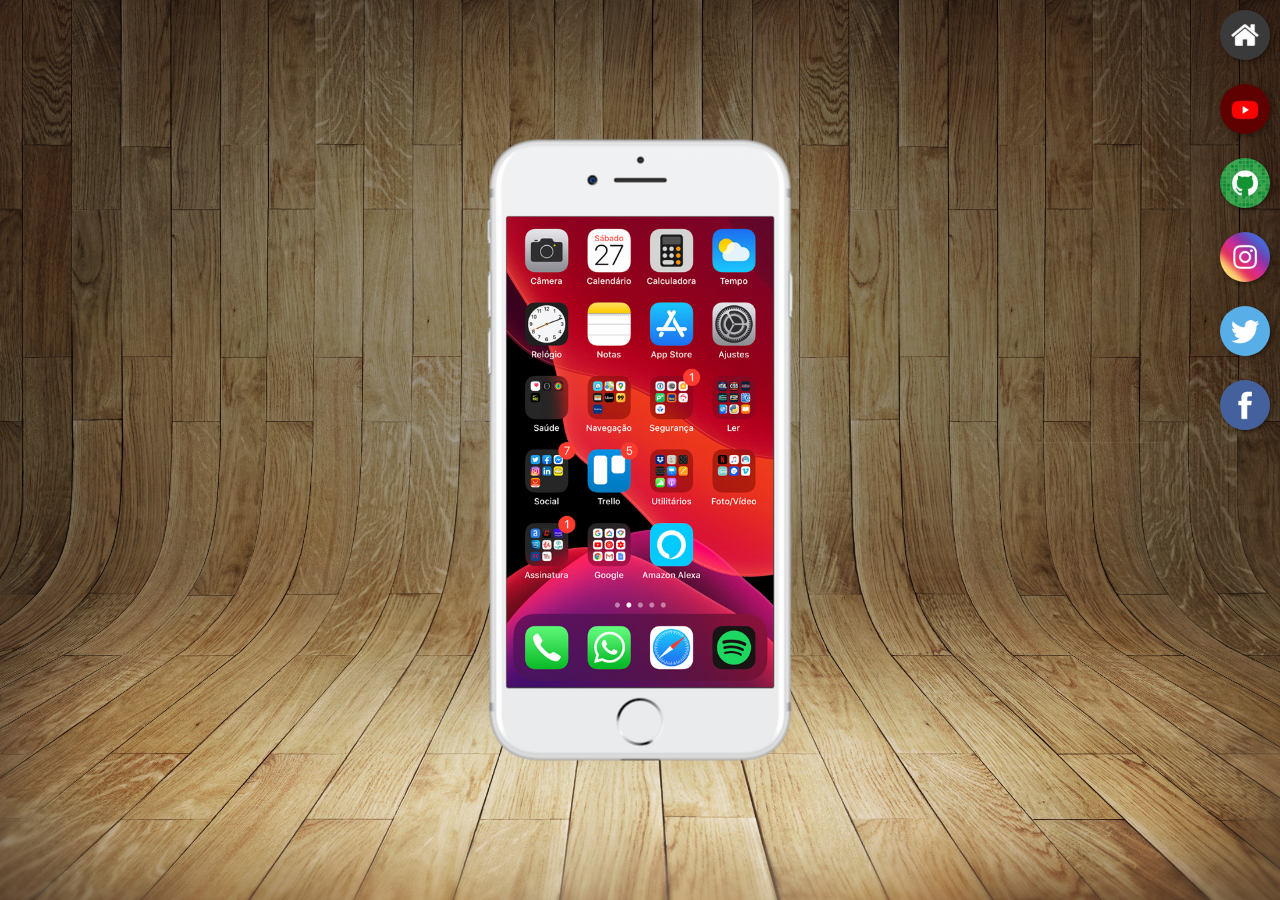
<file: index.html>
<!DOCTYPE html>
<html lang="pt-br">
<head>
    <meta charset="UTF-8">
    <meta name="viewport" content="width=device-width, initial-scale=1.0">
    <link rel="shortcut icon" href="favicon.ico" type="image/x-icon">
    <link rel="stylesheet" href="estilos/style.css">
    <title>Projeto Redes Sociais</title>
</head>
<body>
    <main>
        <section id="telefone">
            <iframe src="home.html" frameborder="0" name="tela" id="tela">Seu navegador não é compativel com isso</iframe>
        </section>
        <section id="redes-sociais">
            <a href="home.html" target="tela"><img src="imagens/logo-home.jpg" alt="home"></a><br>
            <a href="youtube.html" target="tela"><img src="imagens/logo-youtube.jpg" alt="youtube"></a><br>
            <a href="github.html" target="tela"><img src="imagens/logo-github.jpg" alt="github"></a><br>
            <a href="instagram.html" target="tela"><img src="imagens/logo-instagram.jpg" alt="instagram"></a><br>
            <a href="twitter.html" target="tela"><img src="imagens/logo-twitter.jpg" alt="twitter"></a><br>
            <a href="facebook.html" target="tela"><img src="imagens/logo-facebook.jpg" alt="facebook"></a>
        </section>        
    </main>
</body>
</html>
</file>
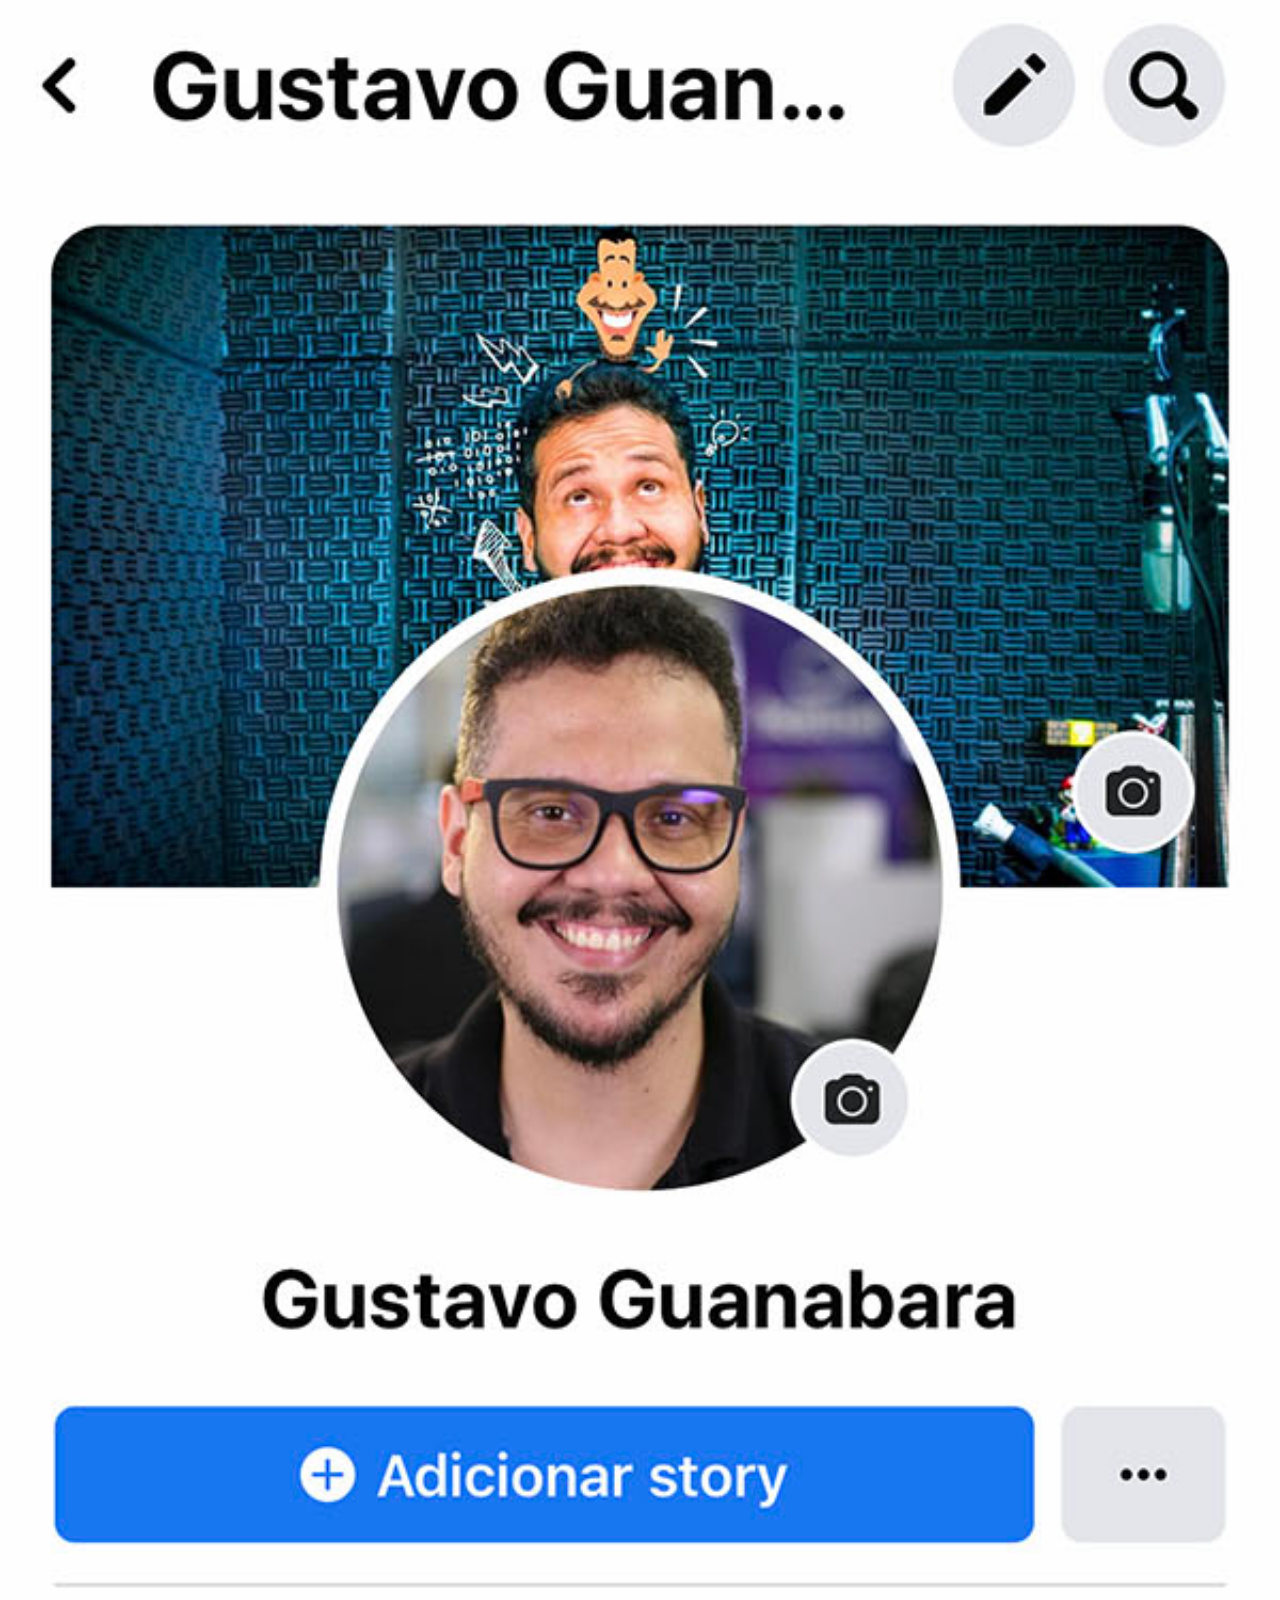
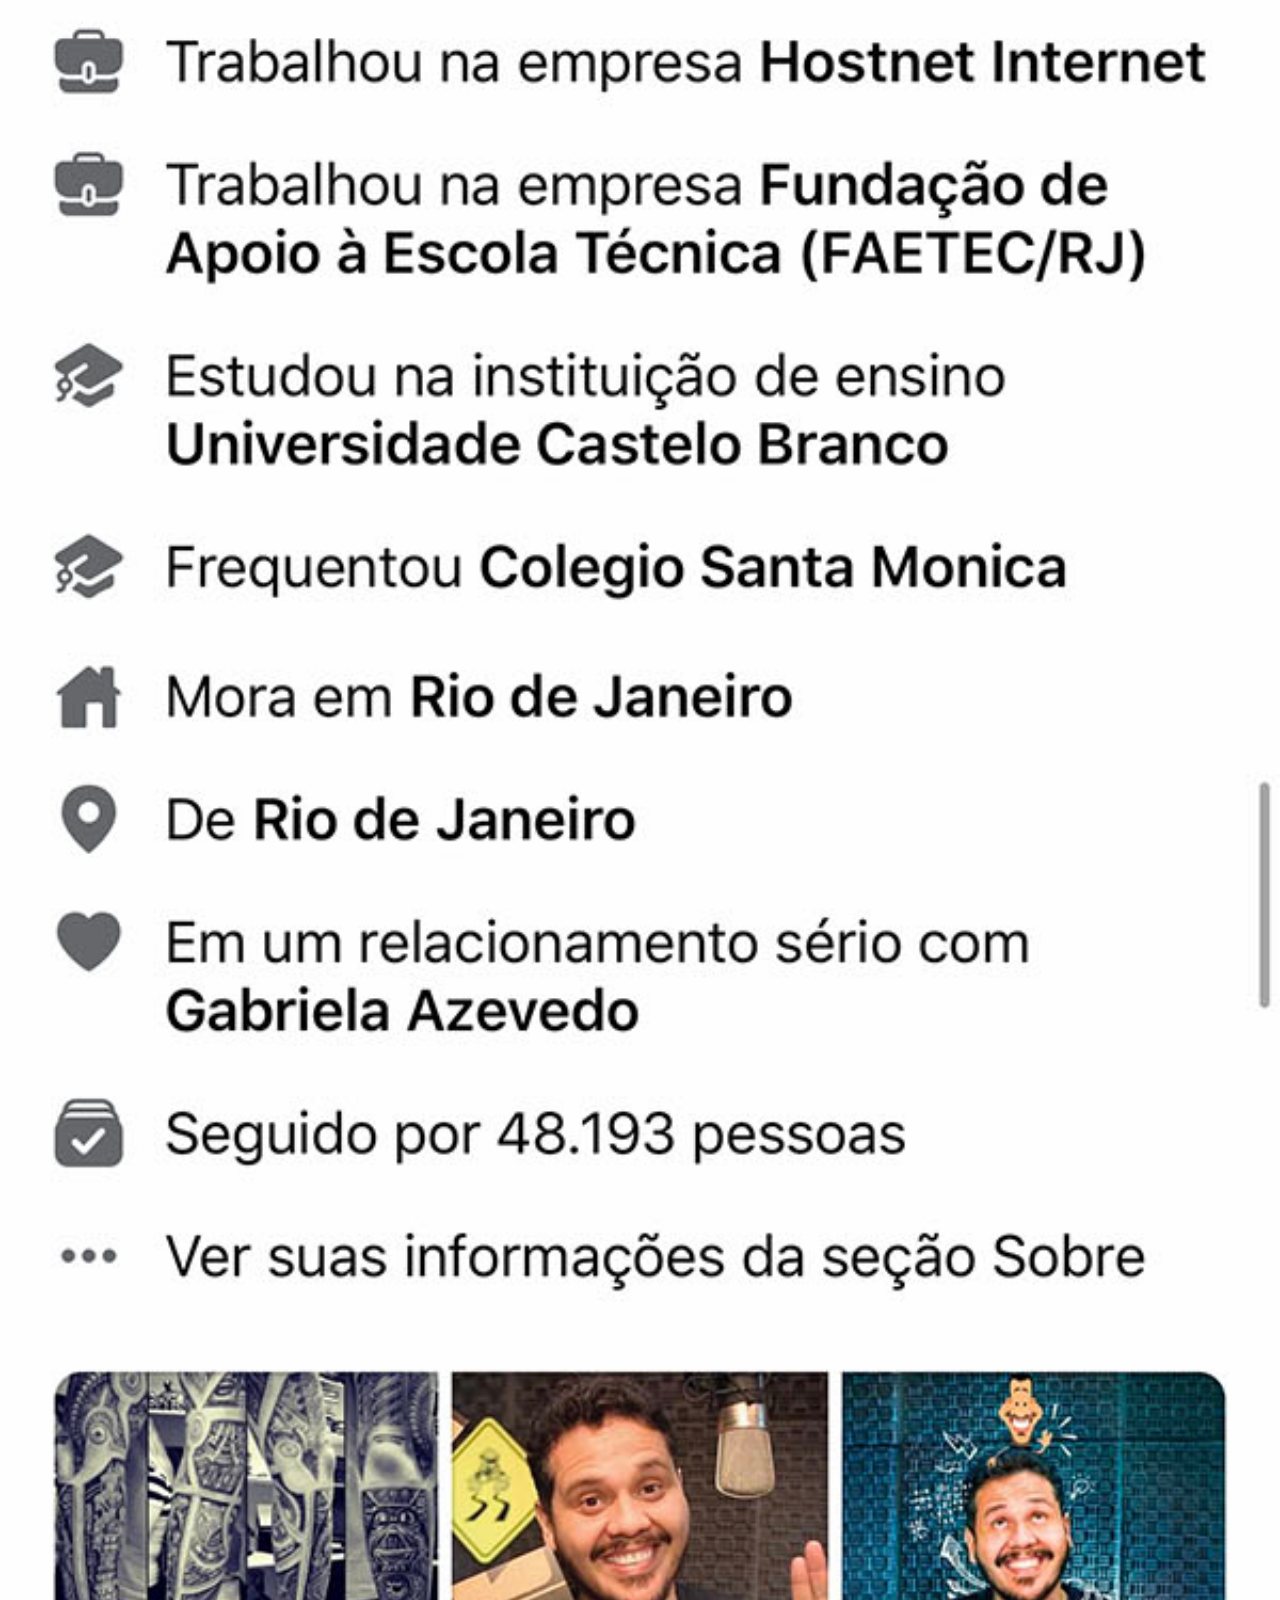
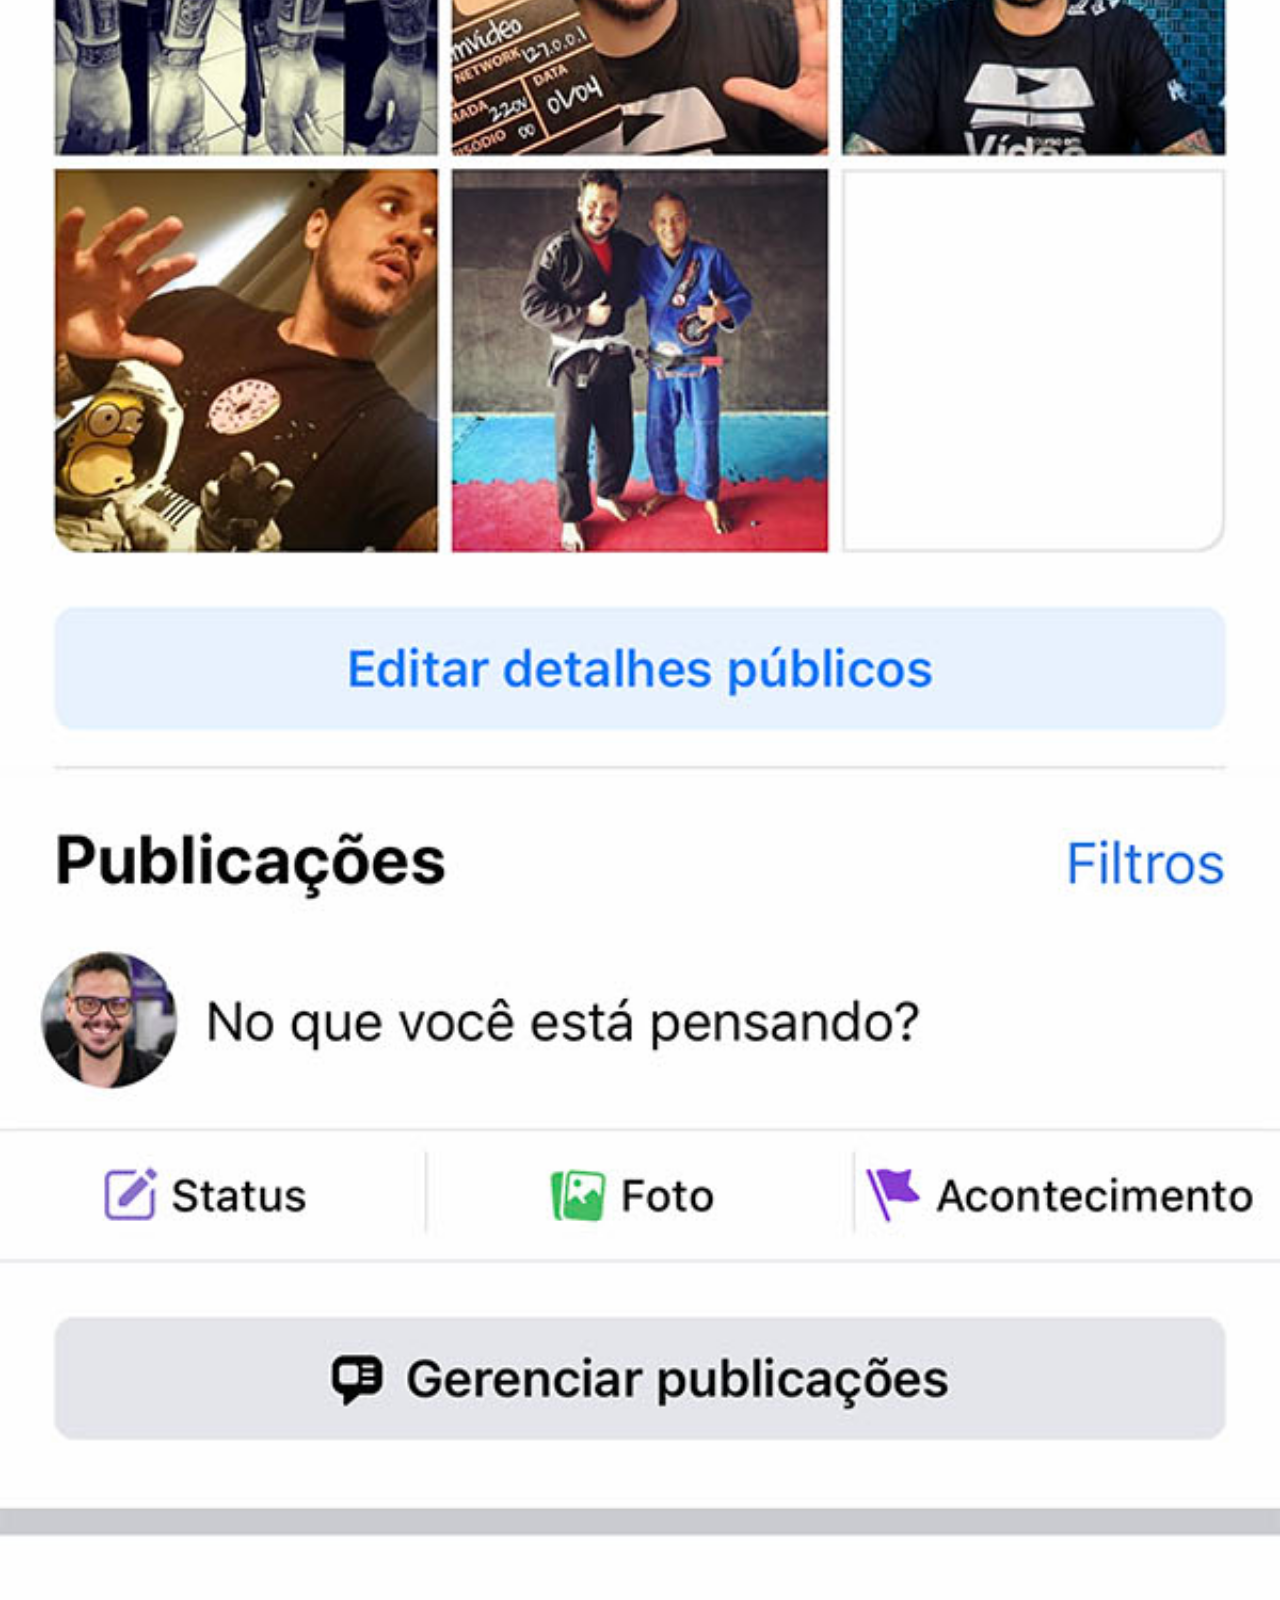
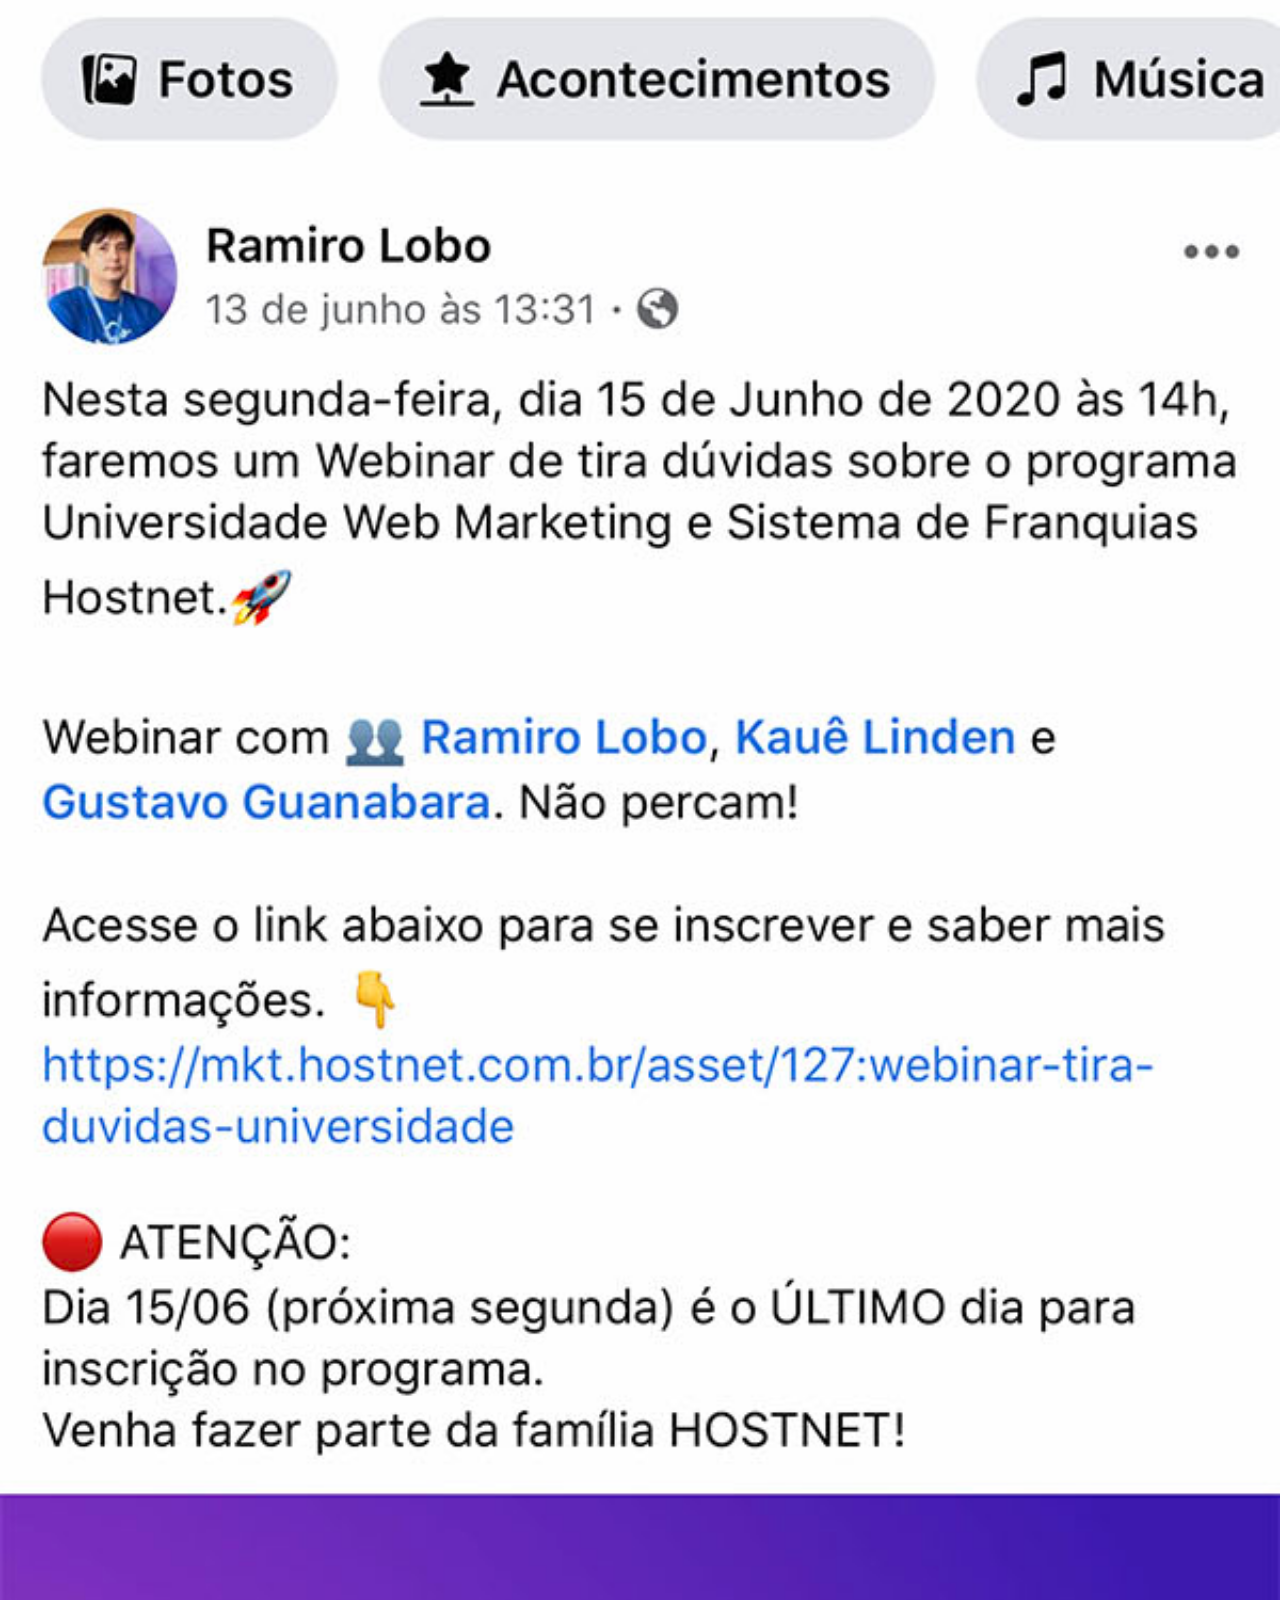
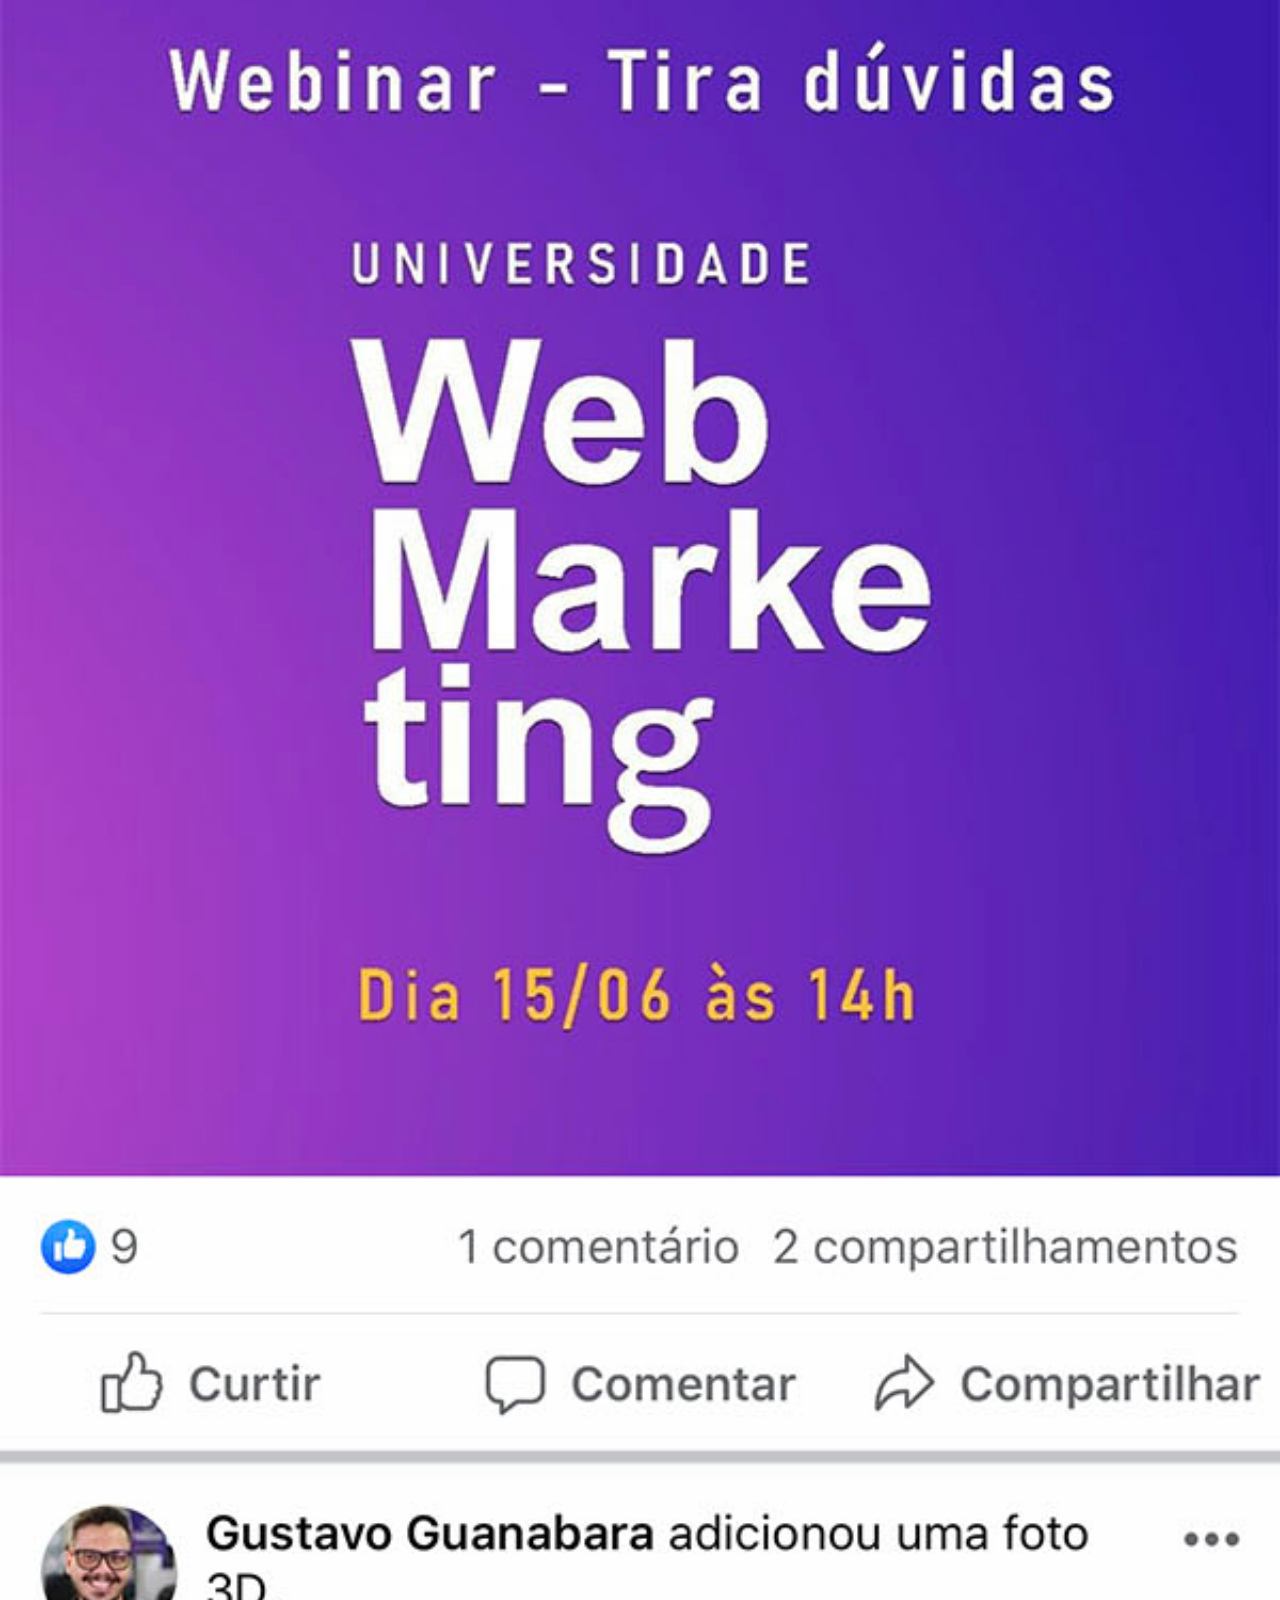
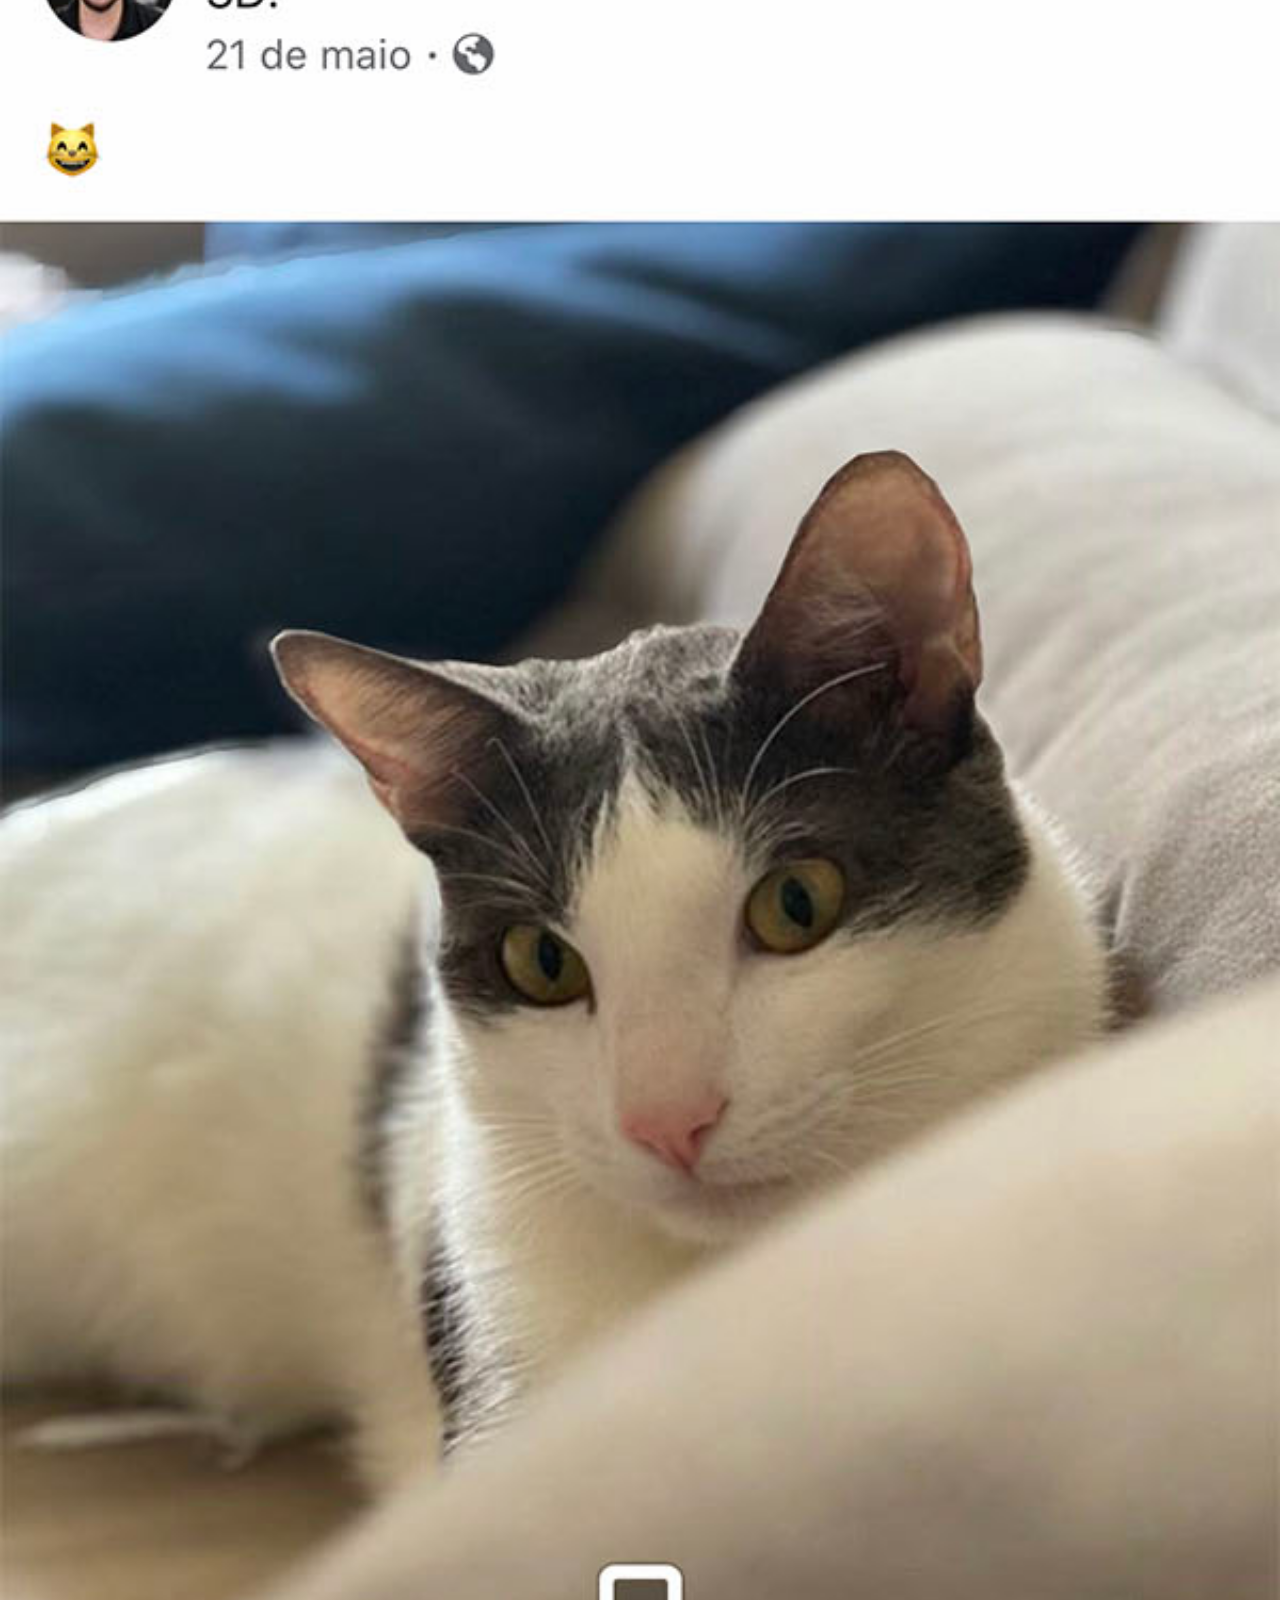
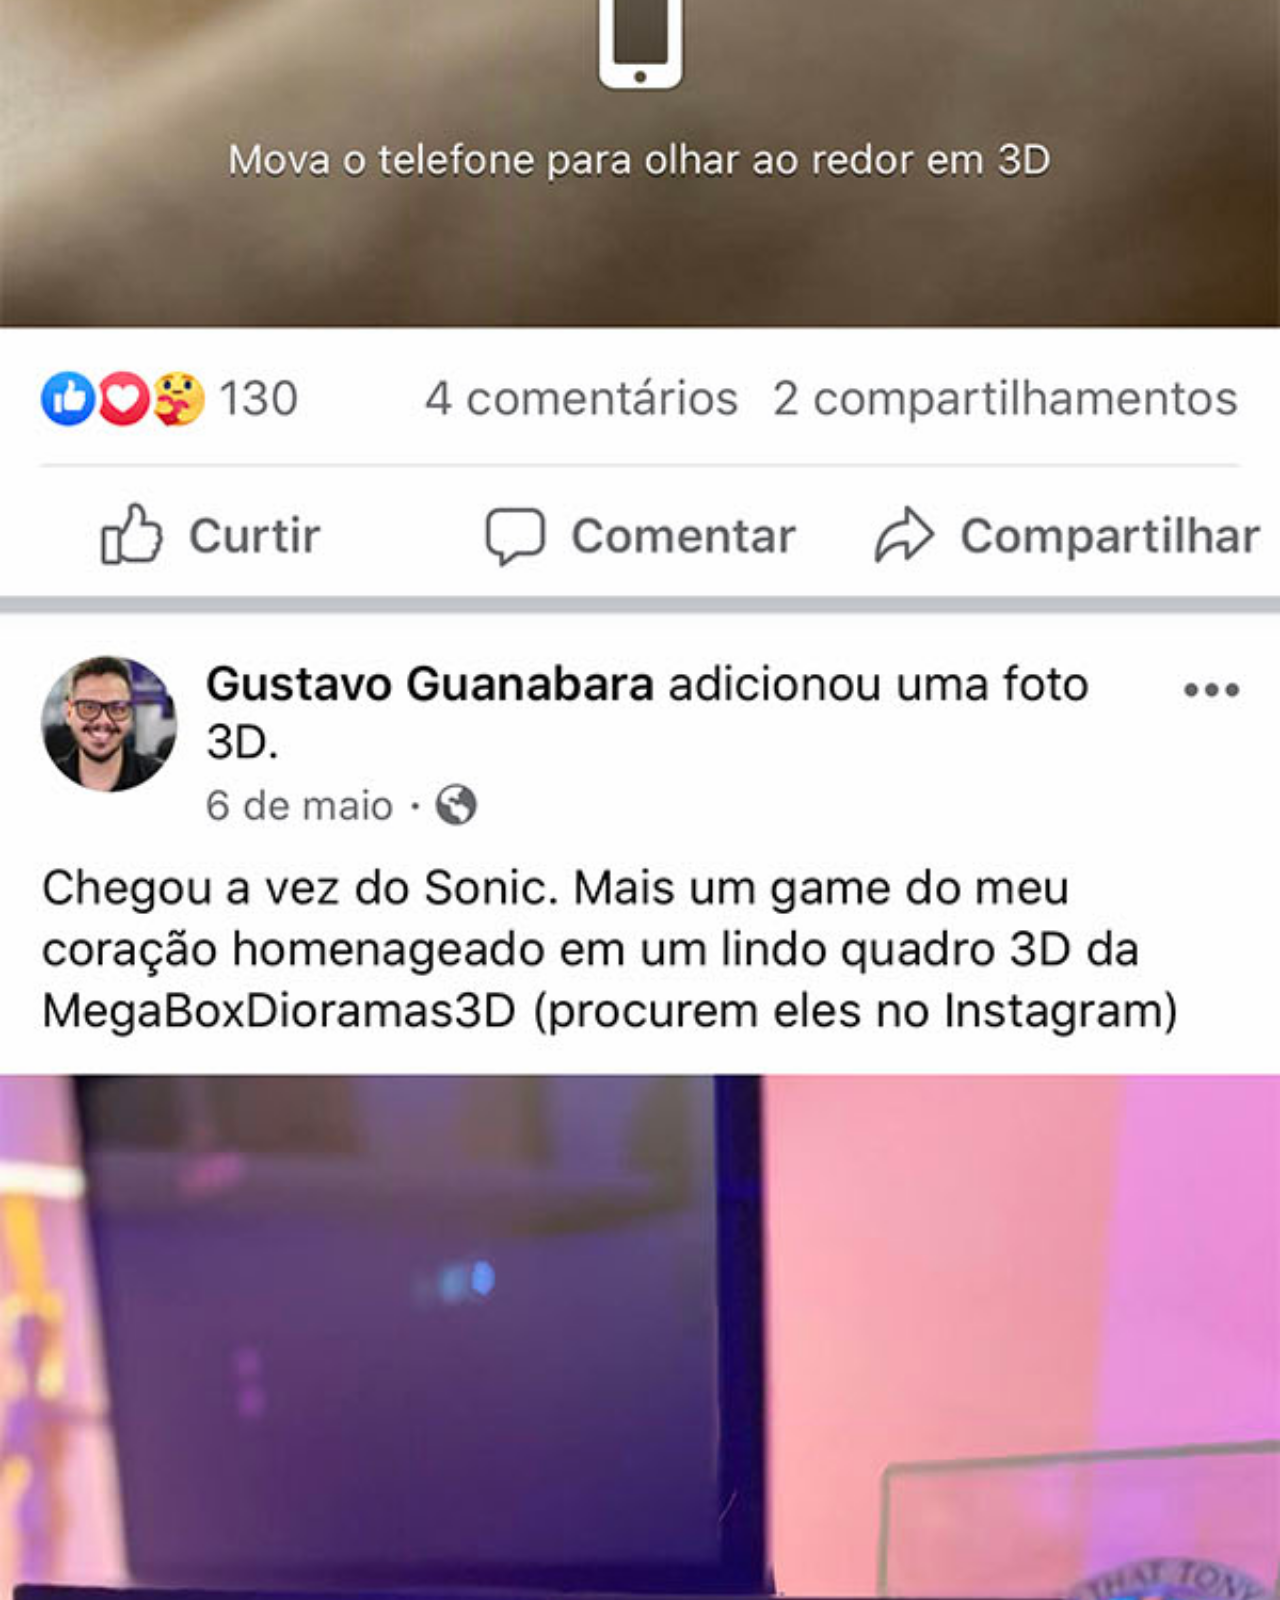
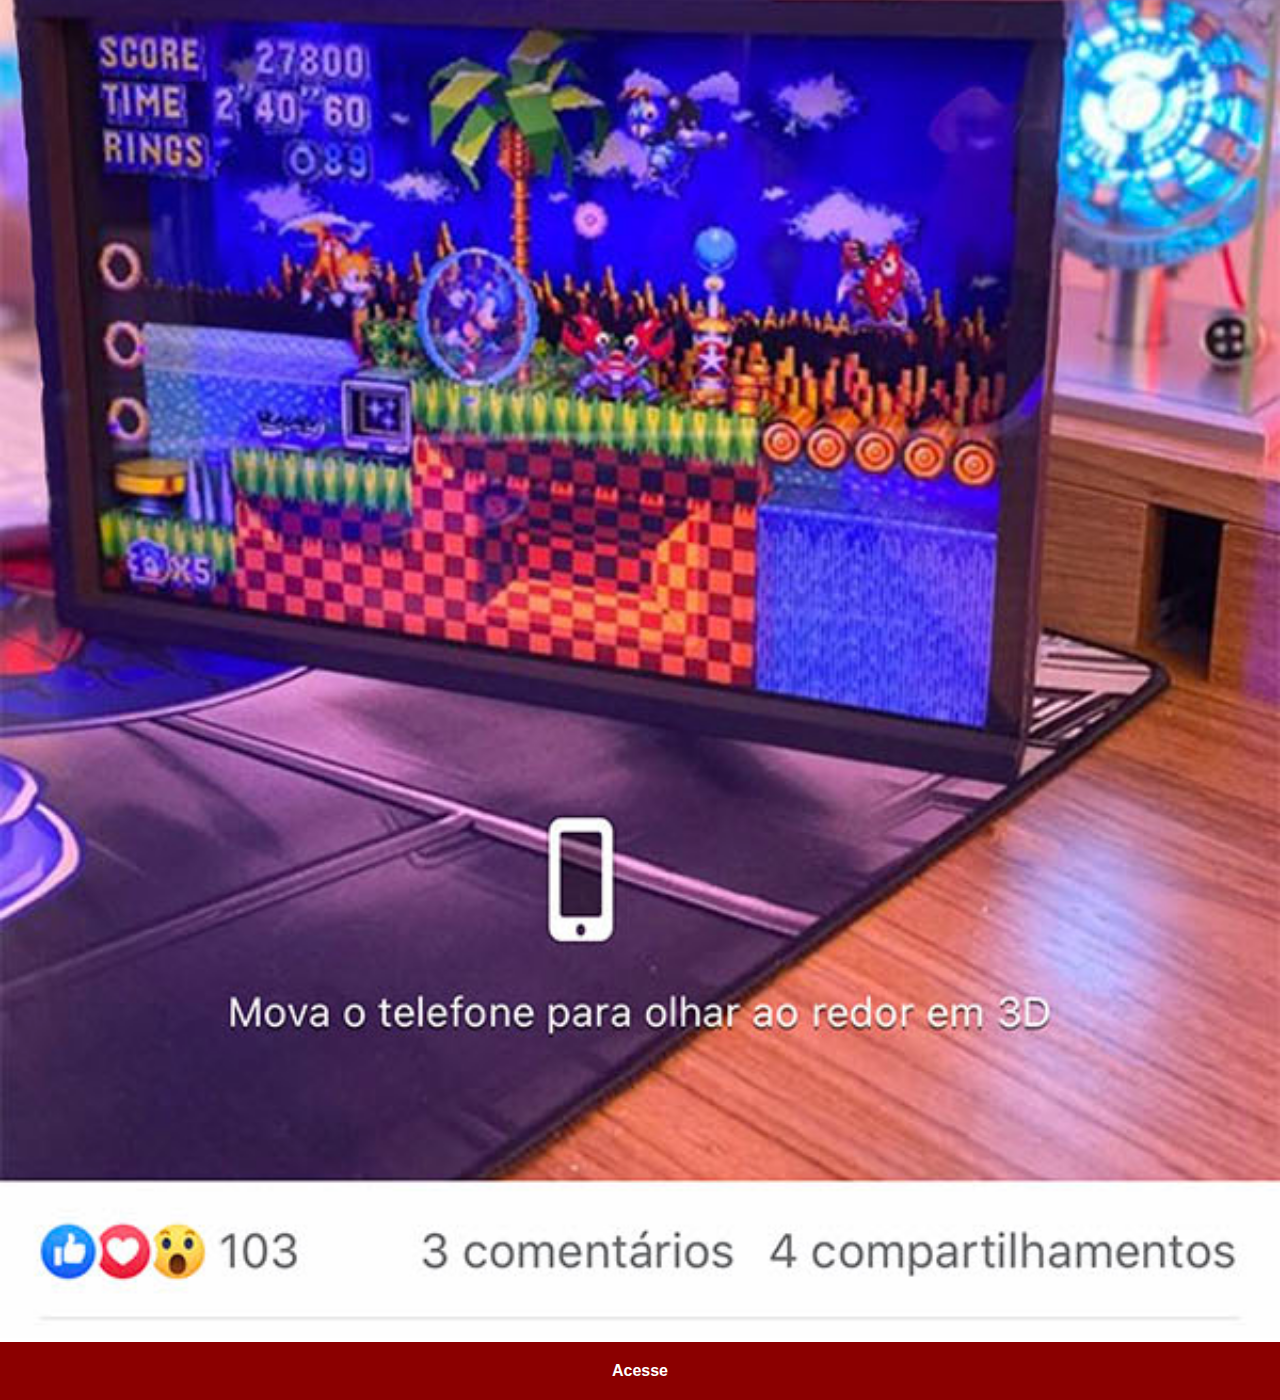
<file: facebook.html>
<!DOCTYPE html>
<html lang="pt-br">
<head>
    <meta charset="UTF-8">
    <meta name="viewport" content="width=device-width, initial-scale=1.0">
    <title>Facebook</title>
    <link rel="stylesheet" href="estilos/social.css">
</head>
<body>
    <img src="imagens/tela-facebook.jpg" alt="facebook">
    <a href="https://www.facebook.com/gustavoguanabara/" target="_blank">Acesse</a>
</body>
</html>
</file>
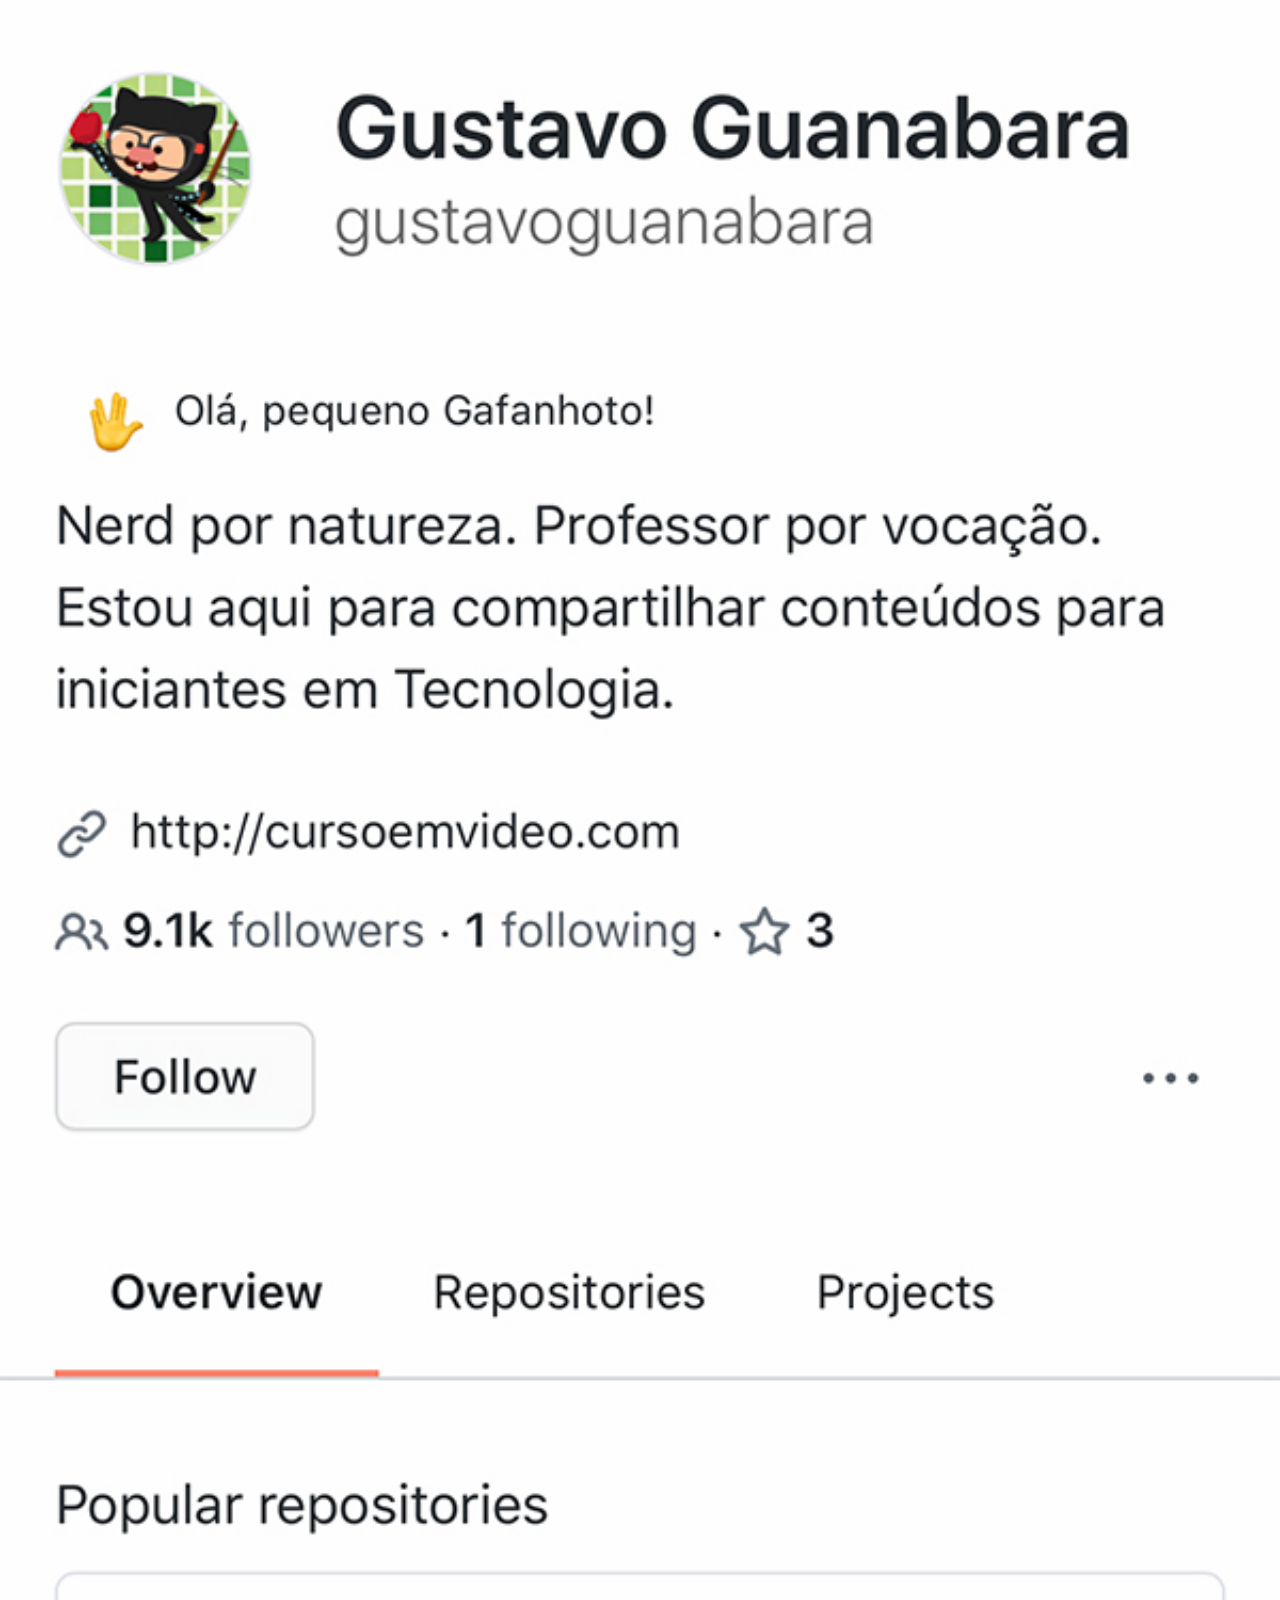
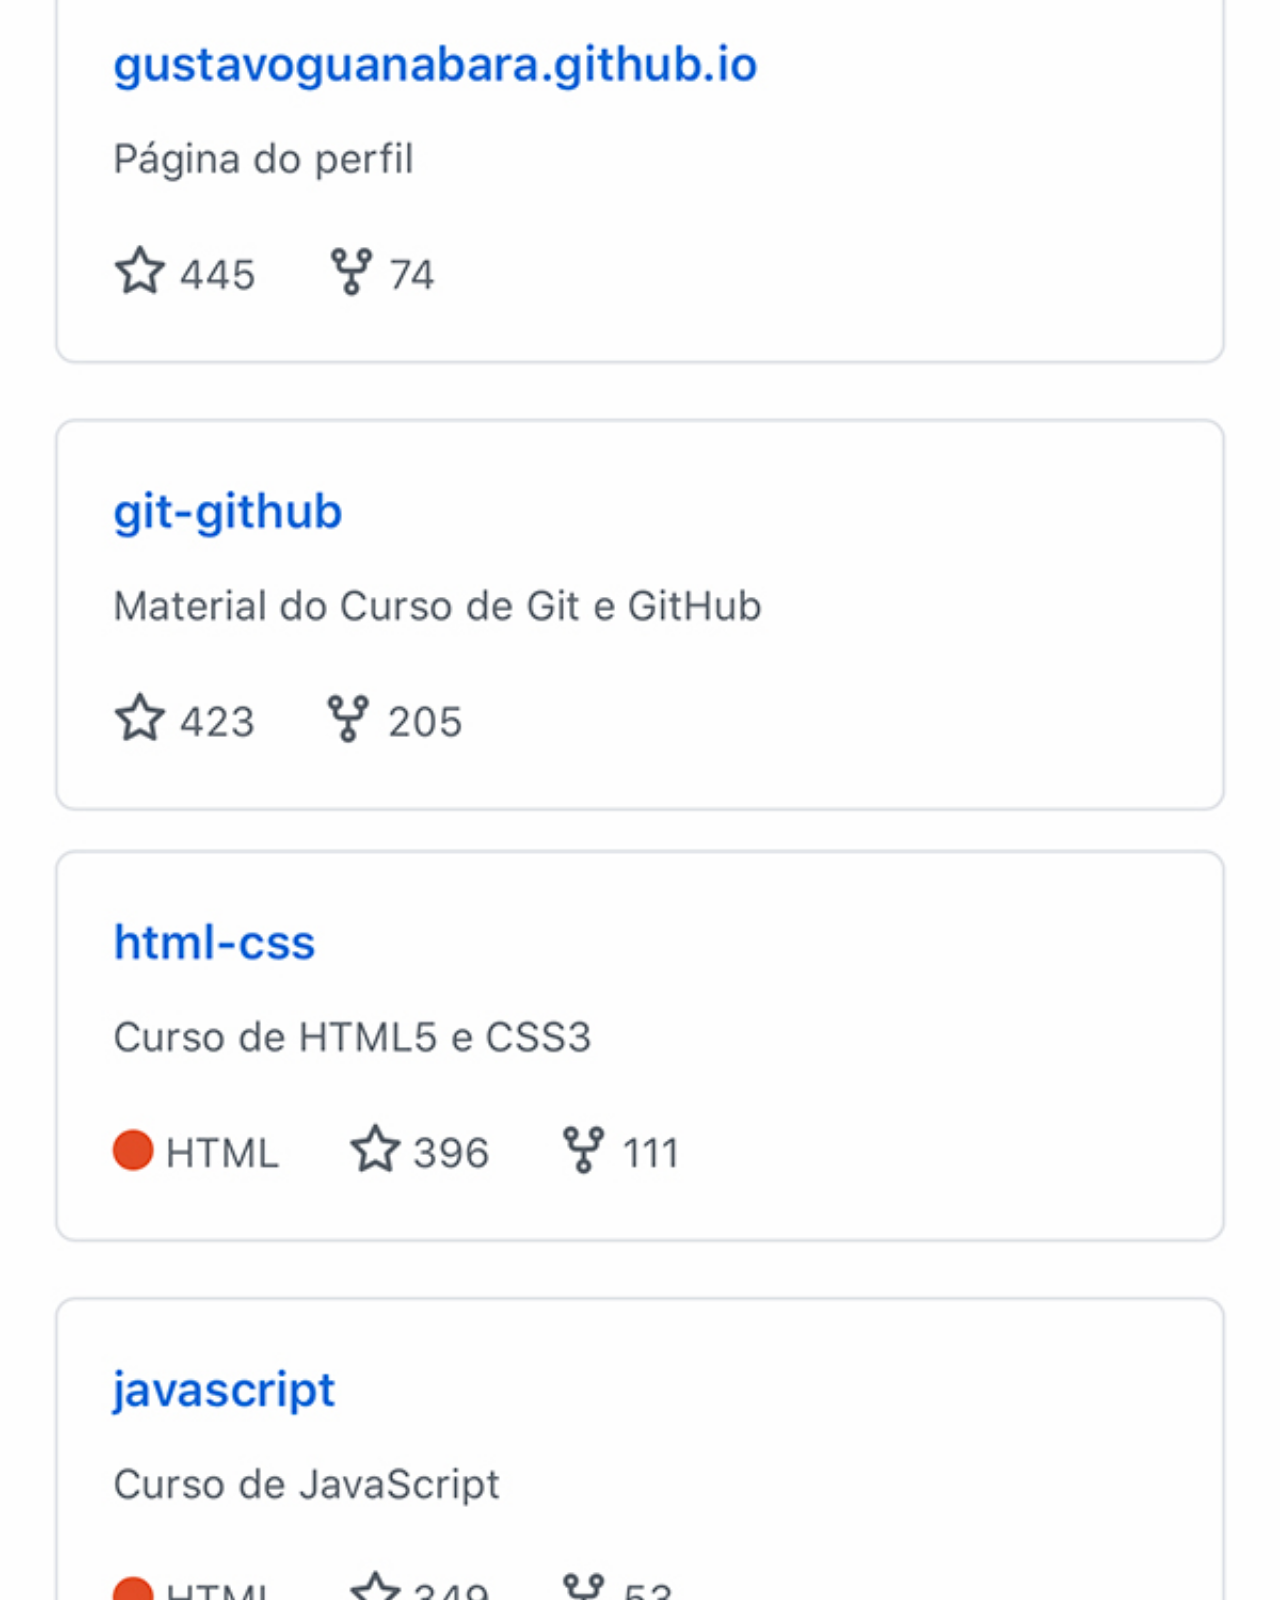
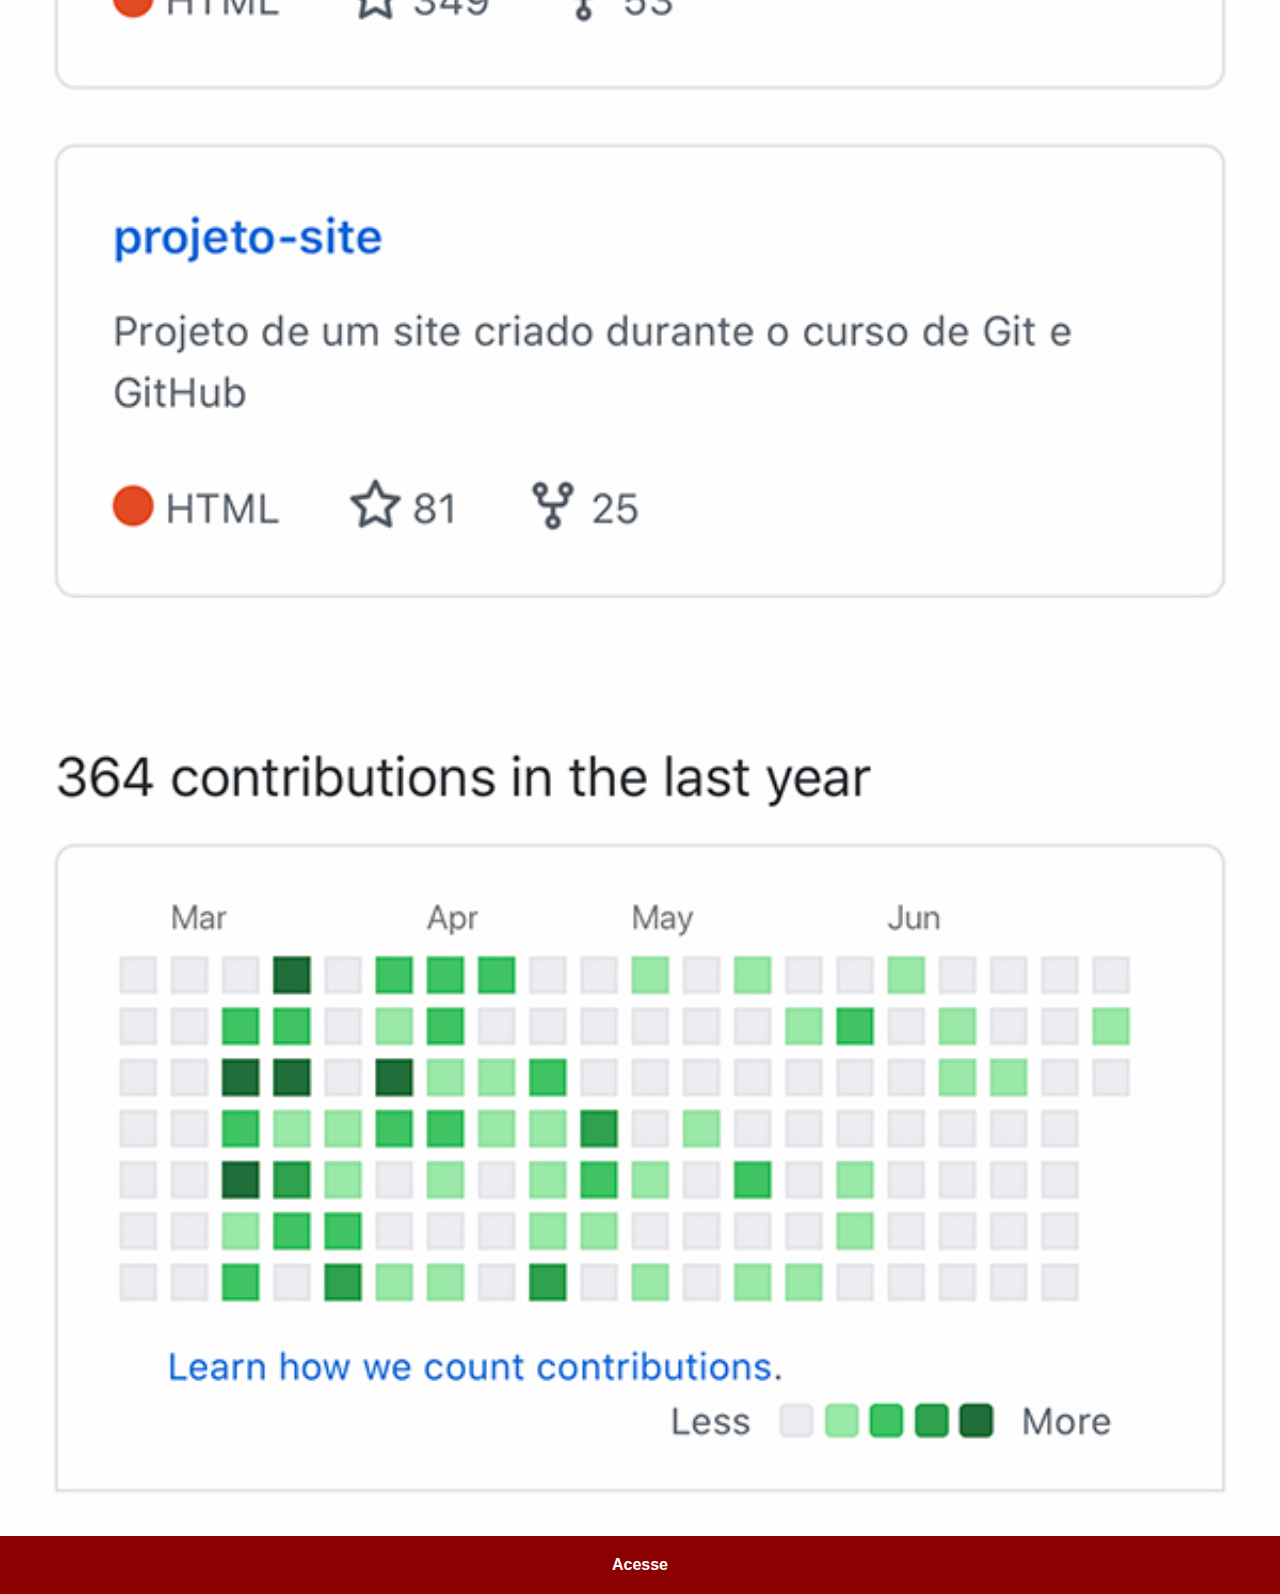
<file: github.html>
<!DOCTYPE html>
<html lang="pt-br">
<head>
    <meta charset="UTF-8">
    <meta name="viewport" content="width=device-width, initial-scale=1.0">
    <title>Github</title>
    <link rel="stylesheet" href="estilos/social.css">
</head>
<body>
    <img src="imagens/tela-github.jpg" alt="Github">
    <a href="https://github.com/gustavoguanabara" target="_blank">Acesse</a>
</body>
</html>
</file>
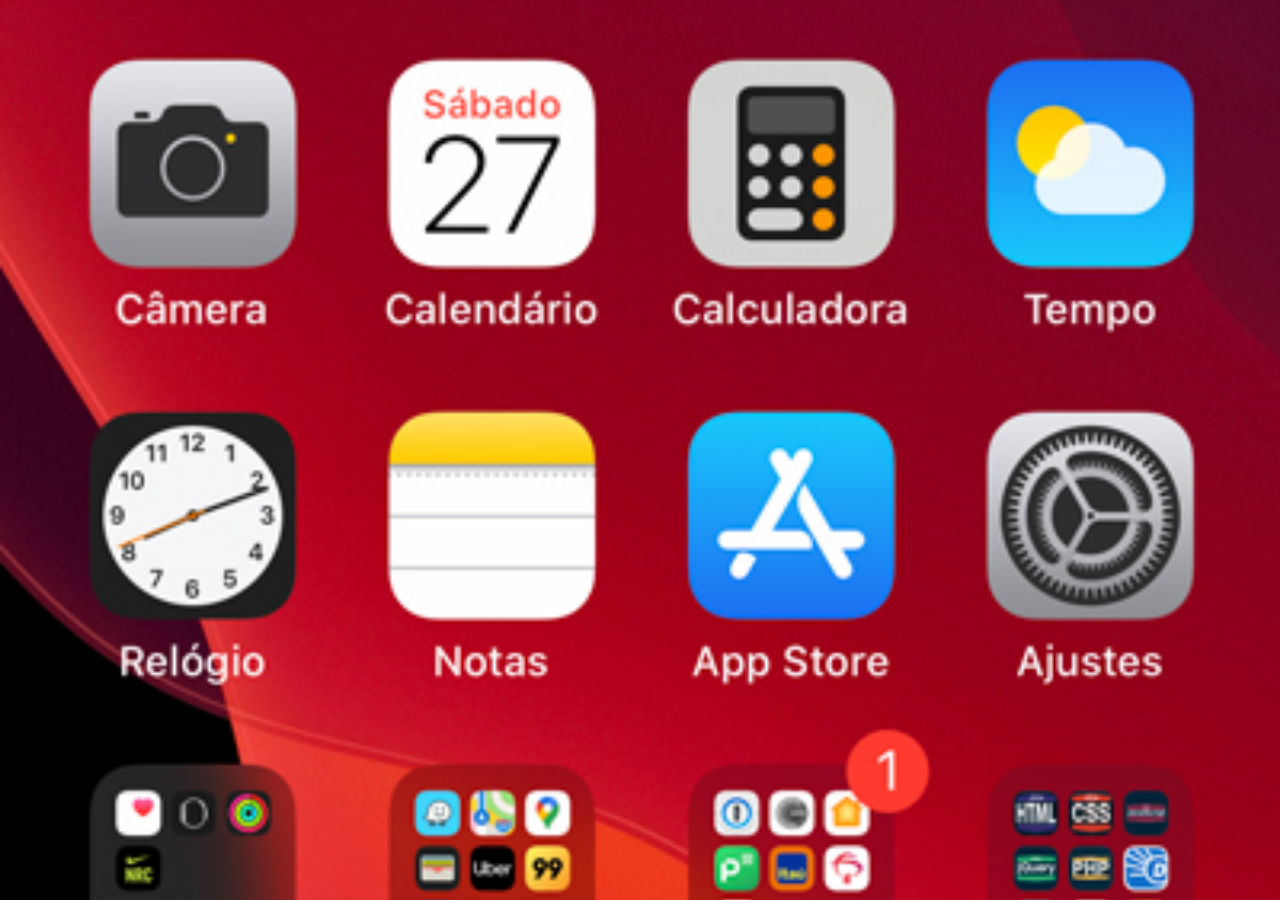
<file: home.html>
<!DOCTYPE html>
<html lang="pt-br">
<head>
    <meta charset="UTF-8">
    <meta name="viewport" content="width=device-width, initial-scale=1.0">
    <title>Document</title>
    <style>
        *{
            margin: 0;
            padding: 0;
        }
        body{
            width: 100vw;
            height: 100vh;
            background-color: black;
            background: url('imagens/tela-home.jpg') no-repeat top center;
            background-size: cover;
        }
    </style>
</head>
<body>
    
</body>
</html>
</file>
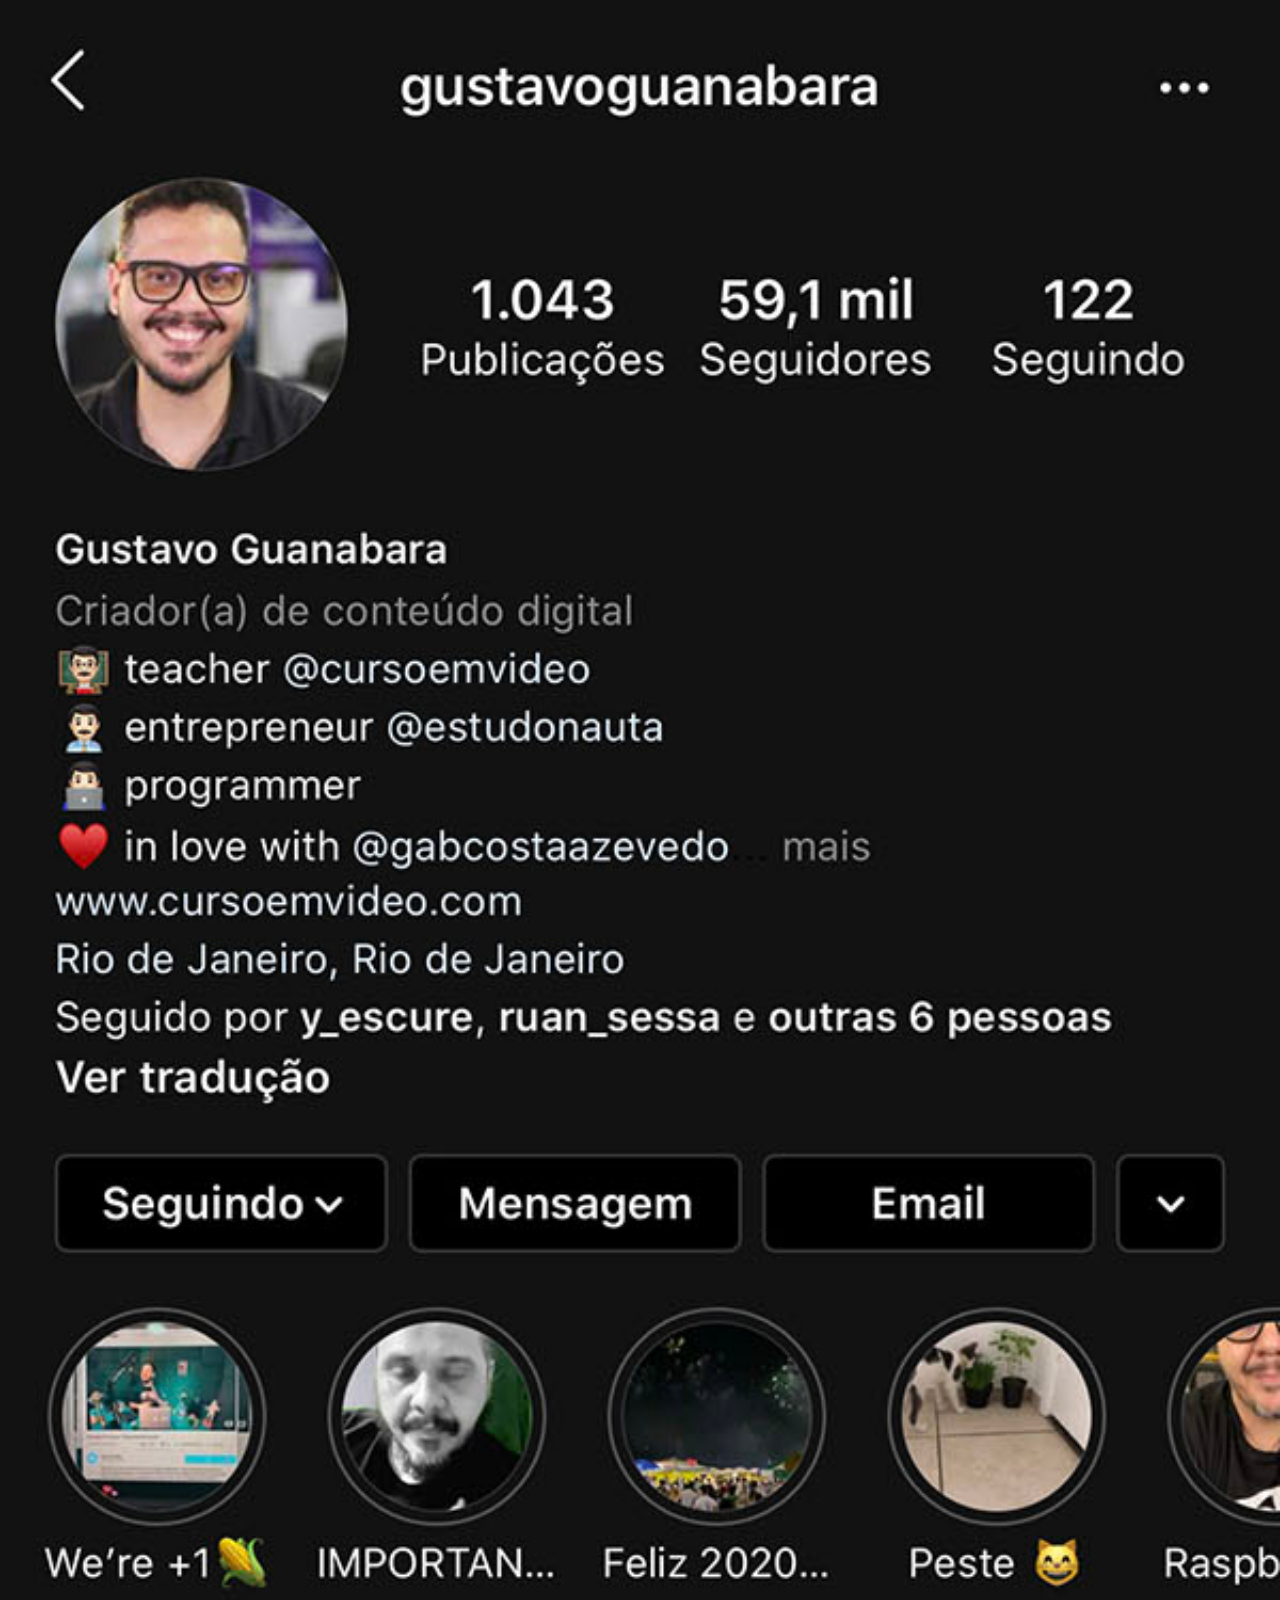
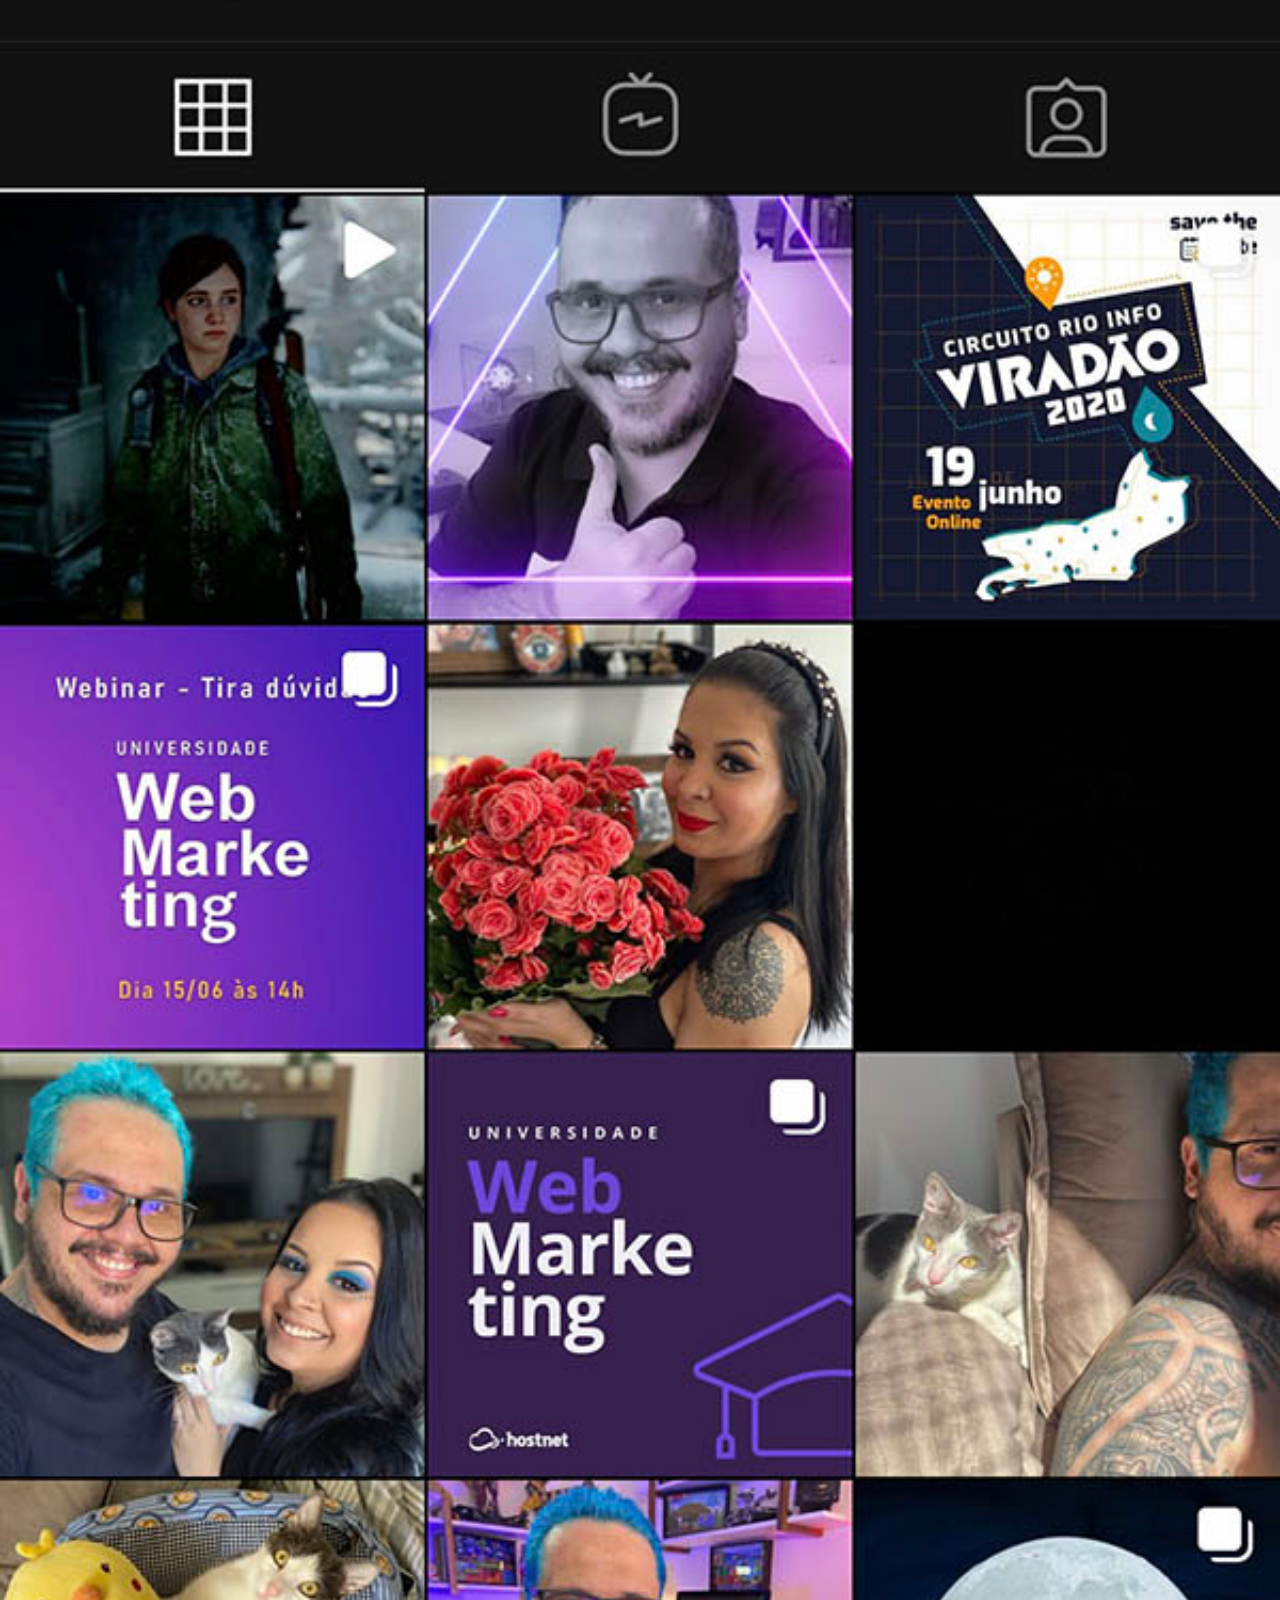
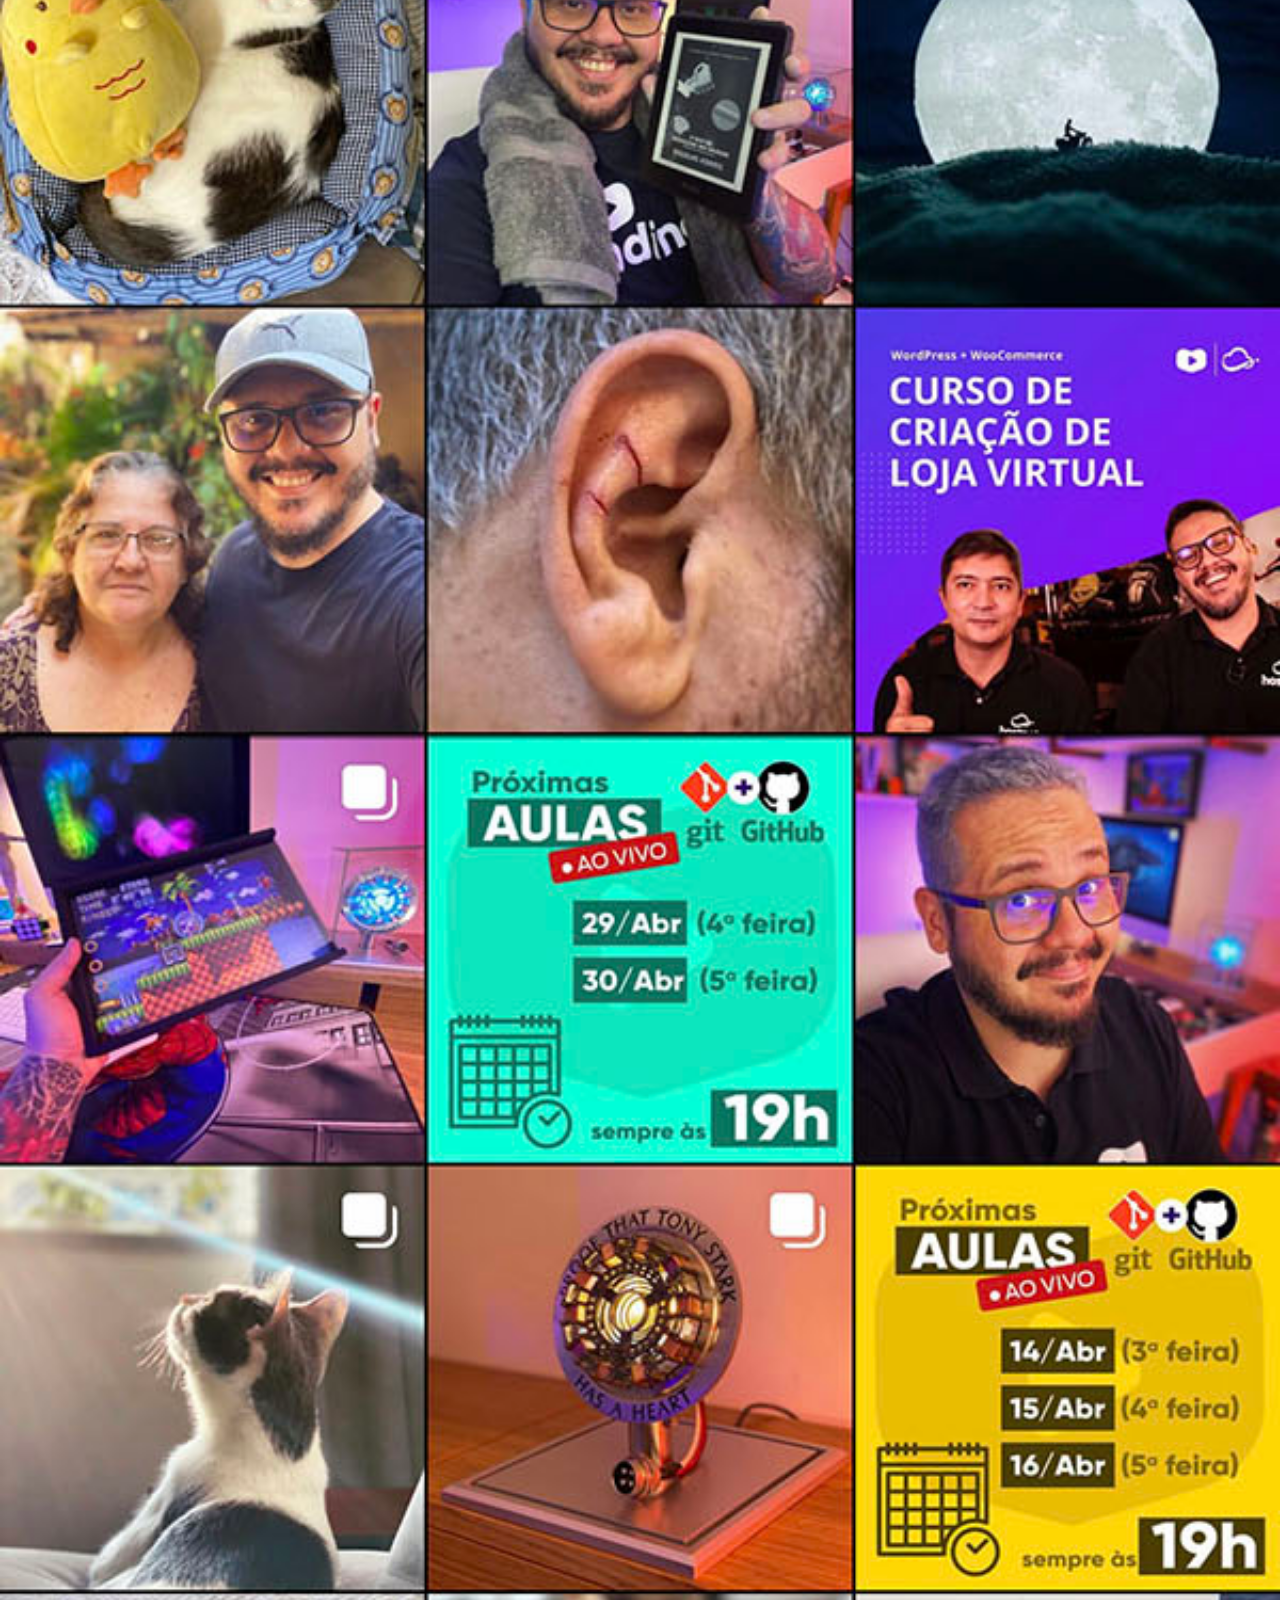
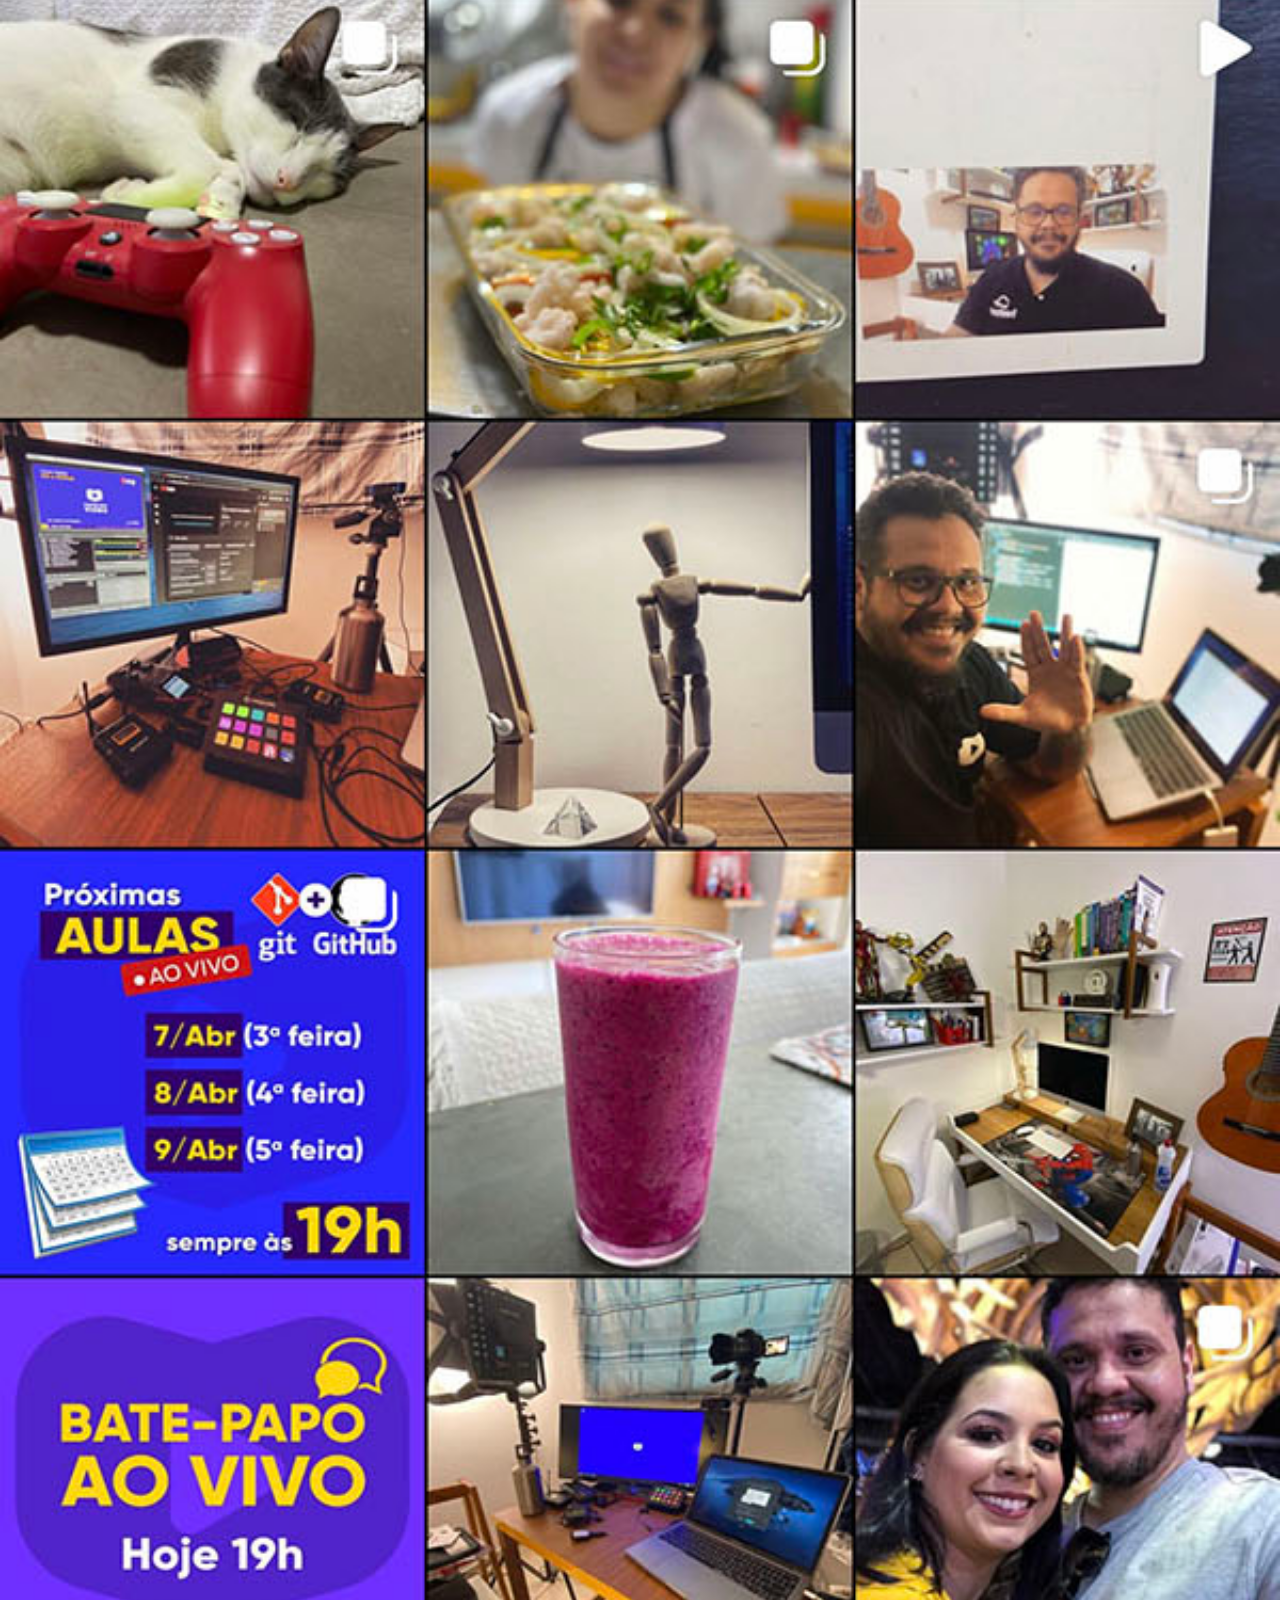
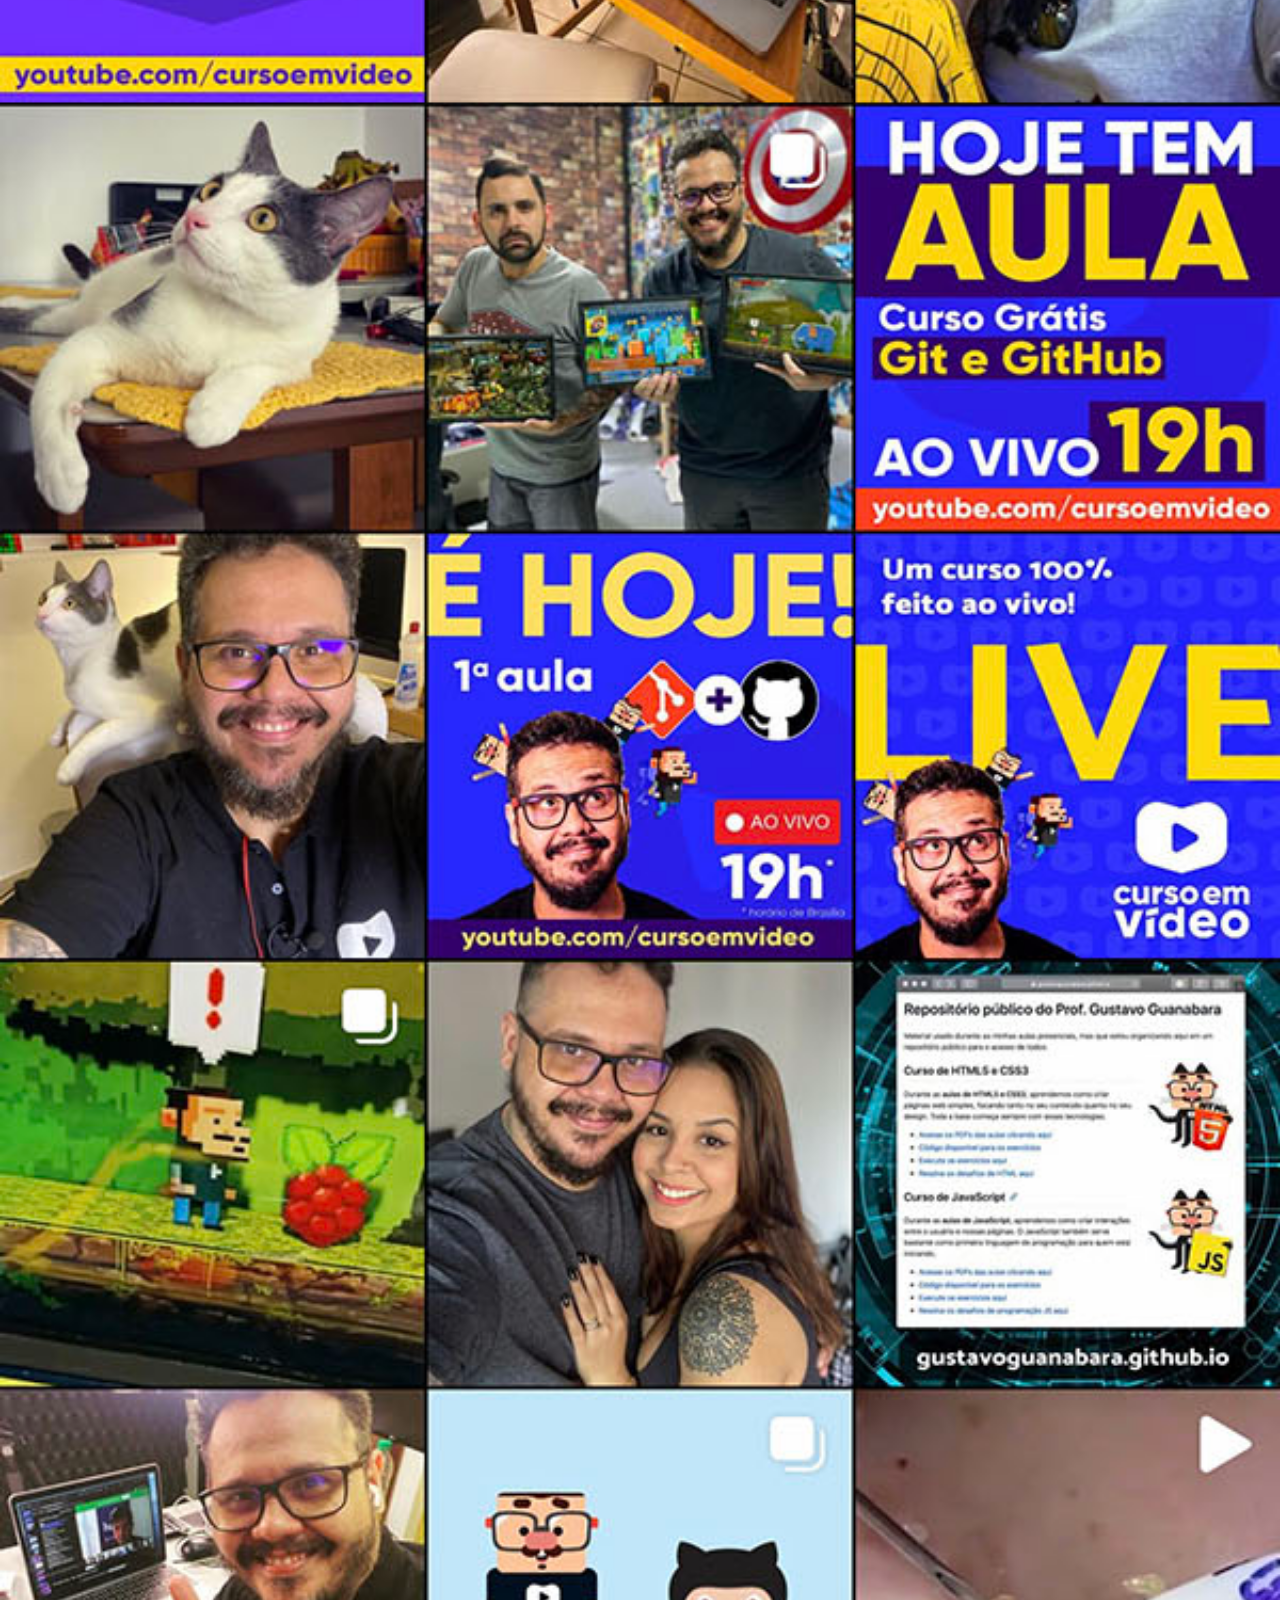
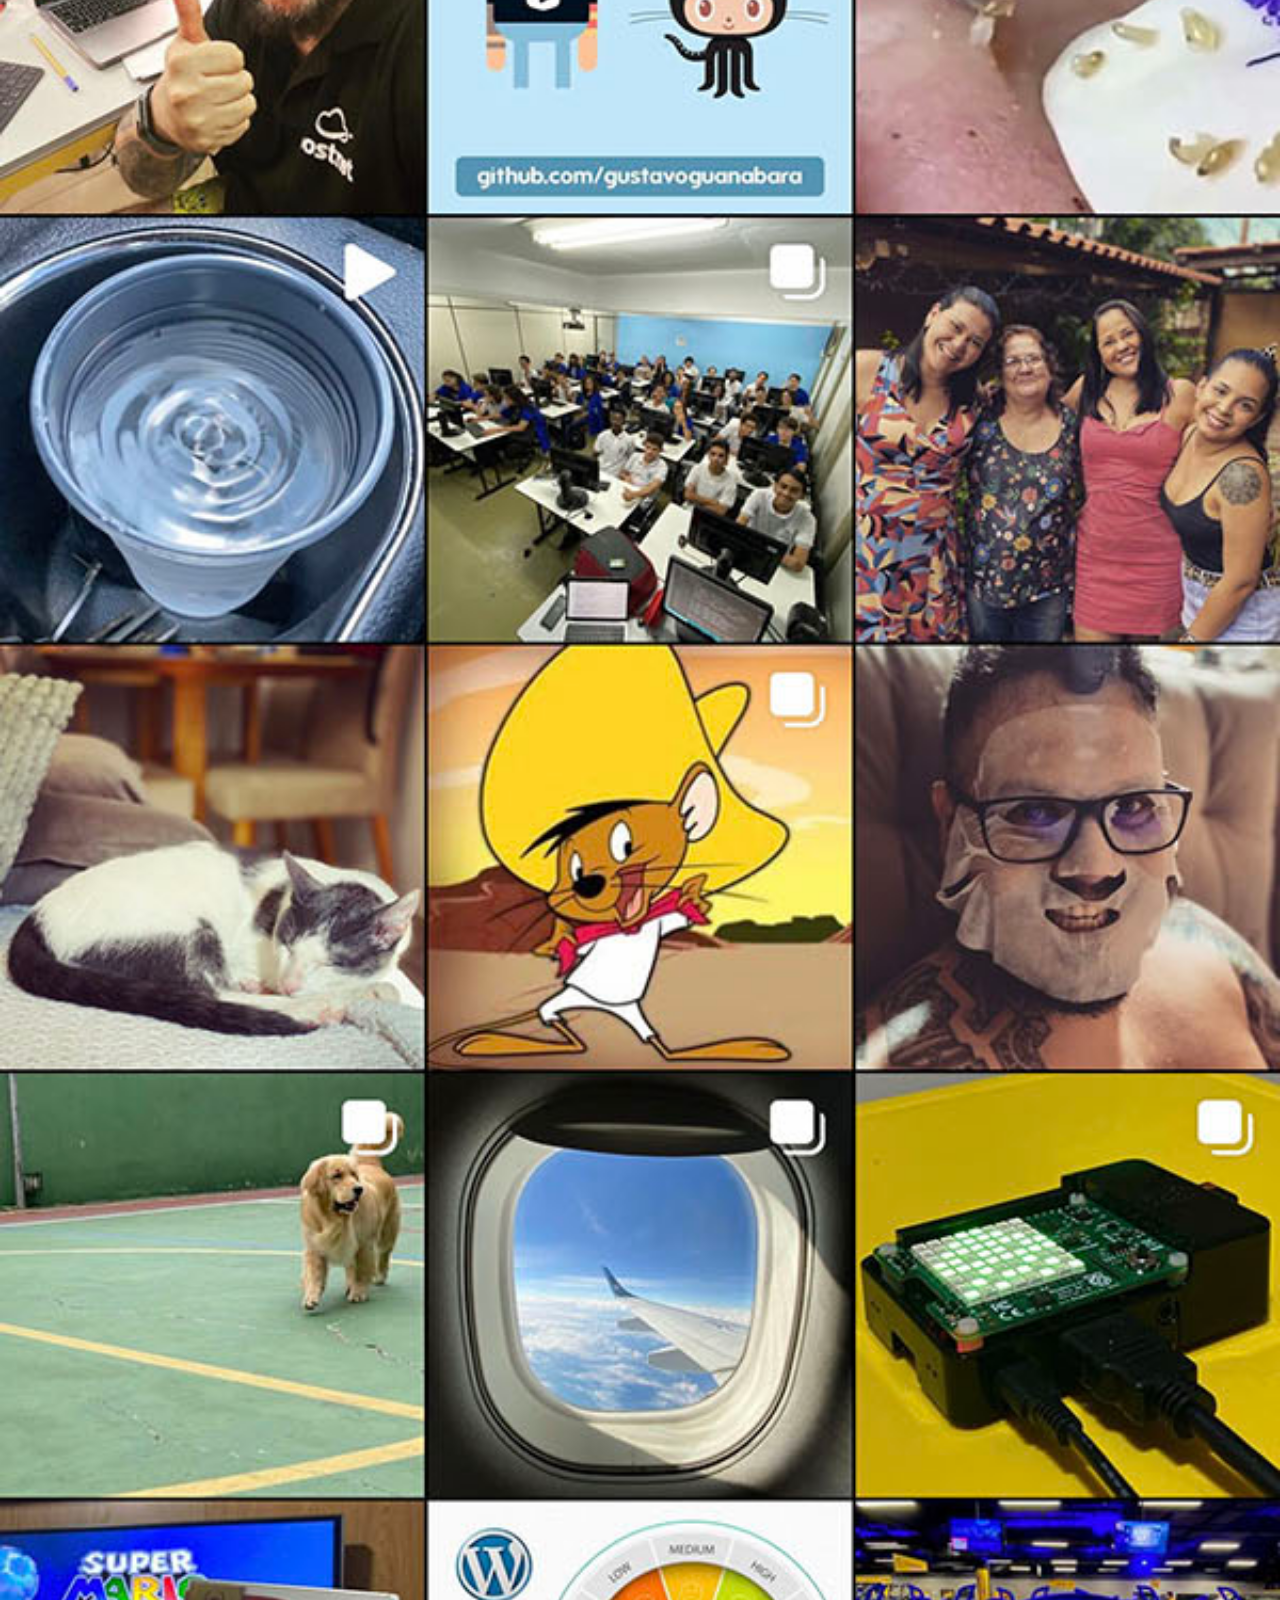
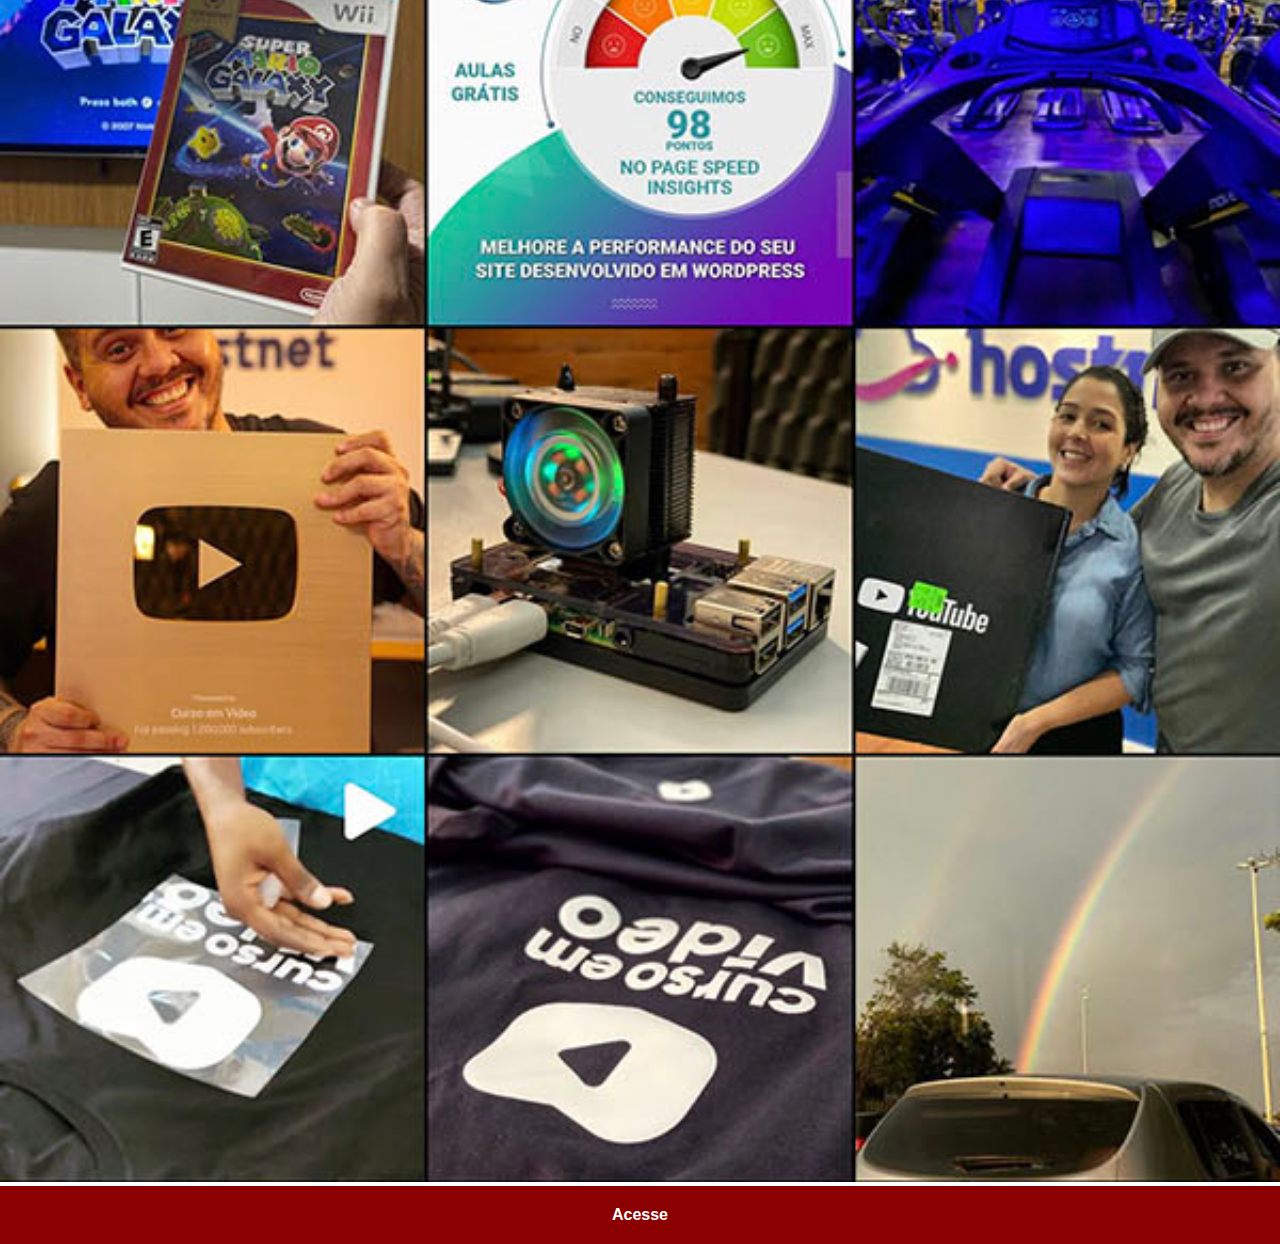
<file: instagram.html>
<!DOCTYPE html>
<html lang="pt-br">
<head>
    <meta charset="UTF-8">
    <meta name="viewport" content="width=device-width, initial-scale=1.0">
    <title>Instagram</title>
    <link rel="stylesheet" href="estilos/social.css">
</head>
<body>
    <img src="imagens/tela-instagram.jpg" alt="Instagram">
    <a href="https://www.instagram.com/gustavoguanabara/" target="_blank">Acesse</a>
</body>
</html>
</file>
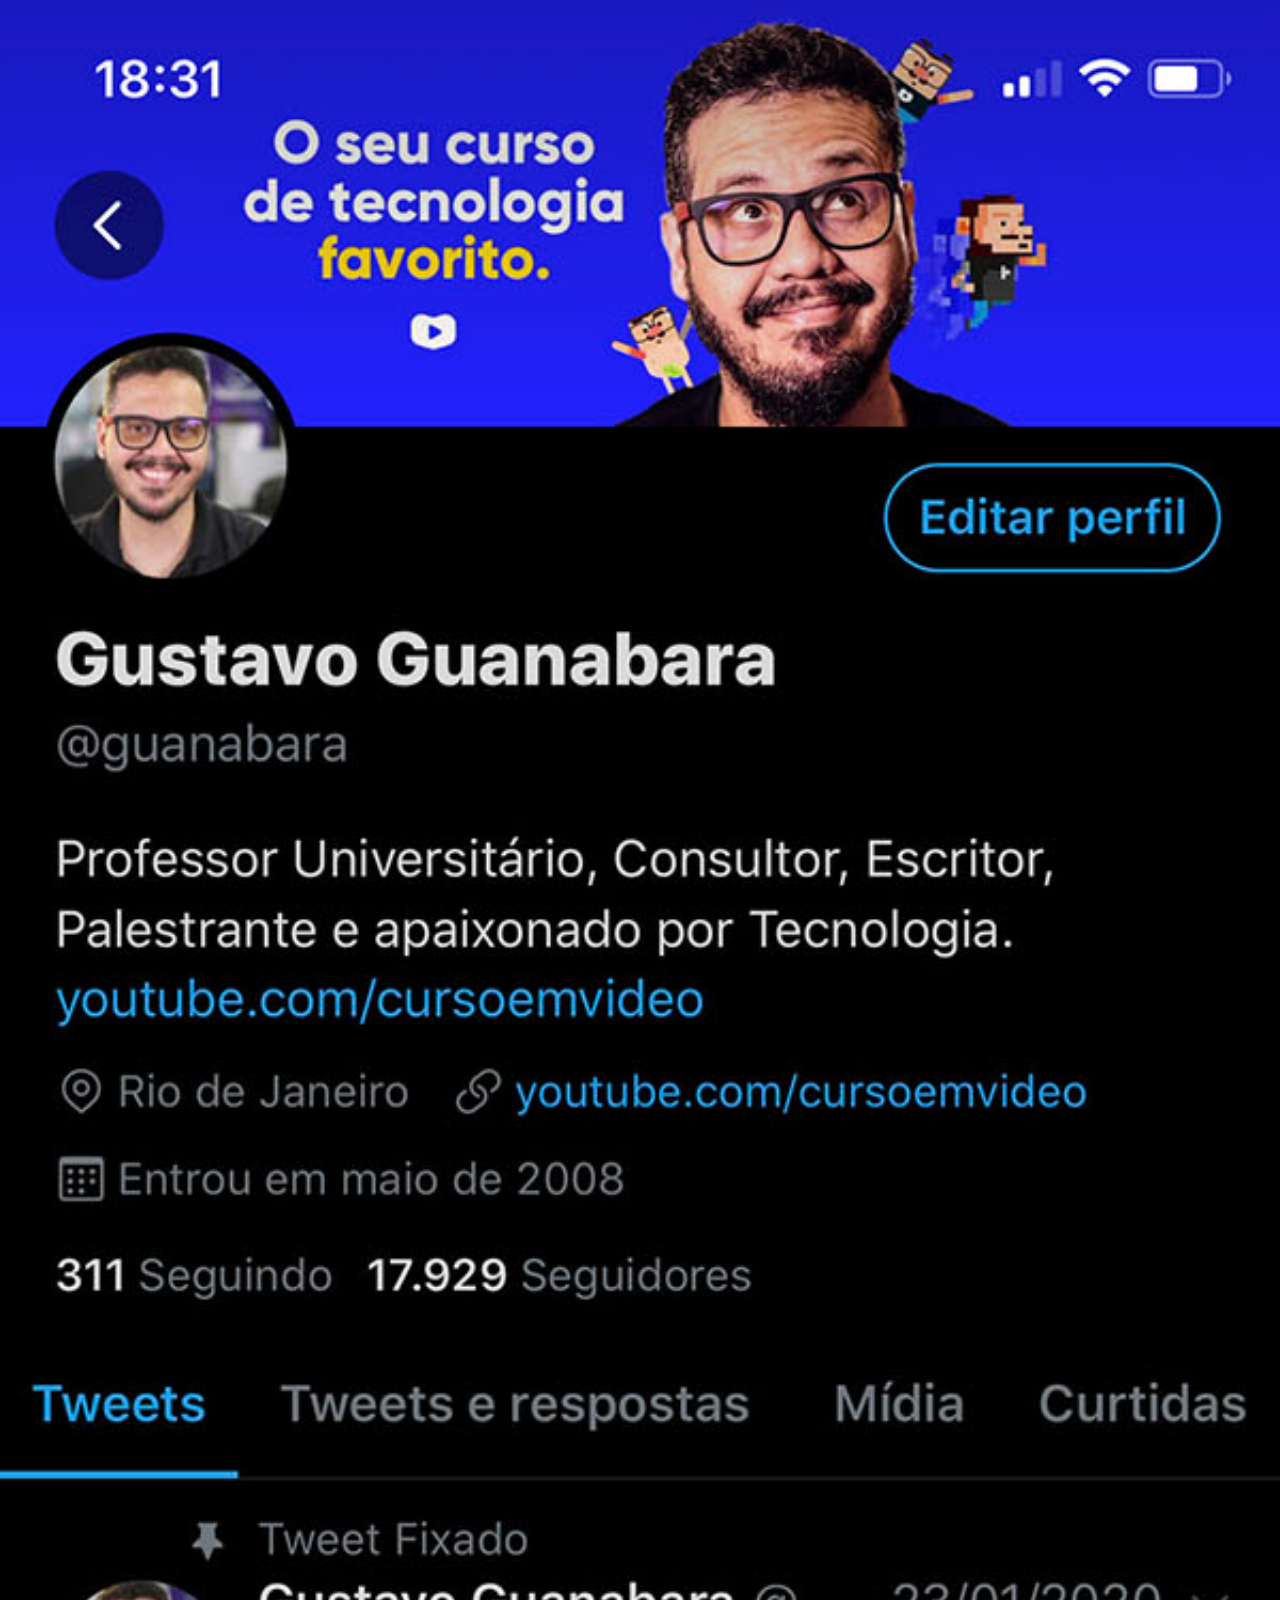
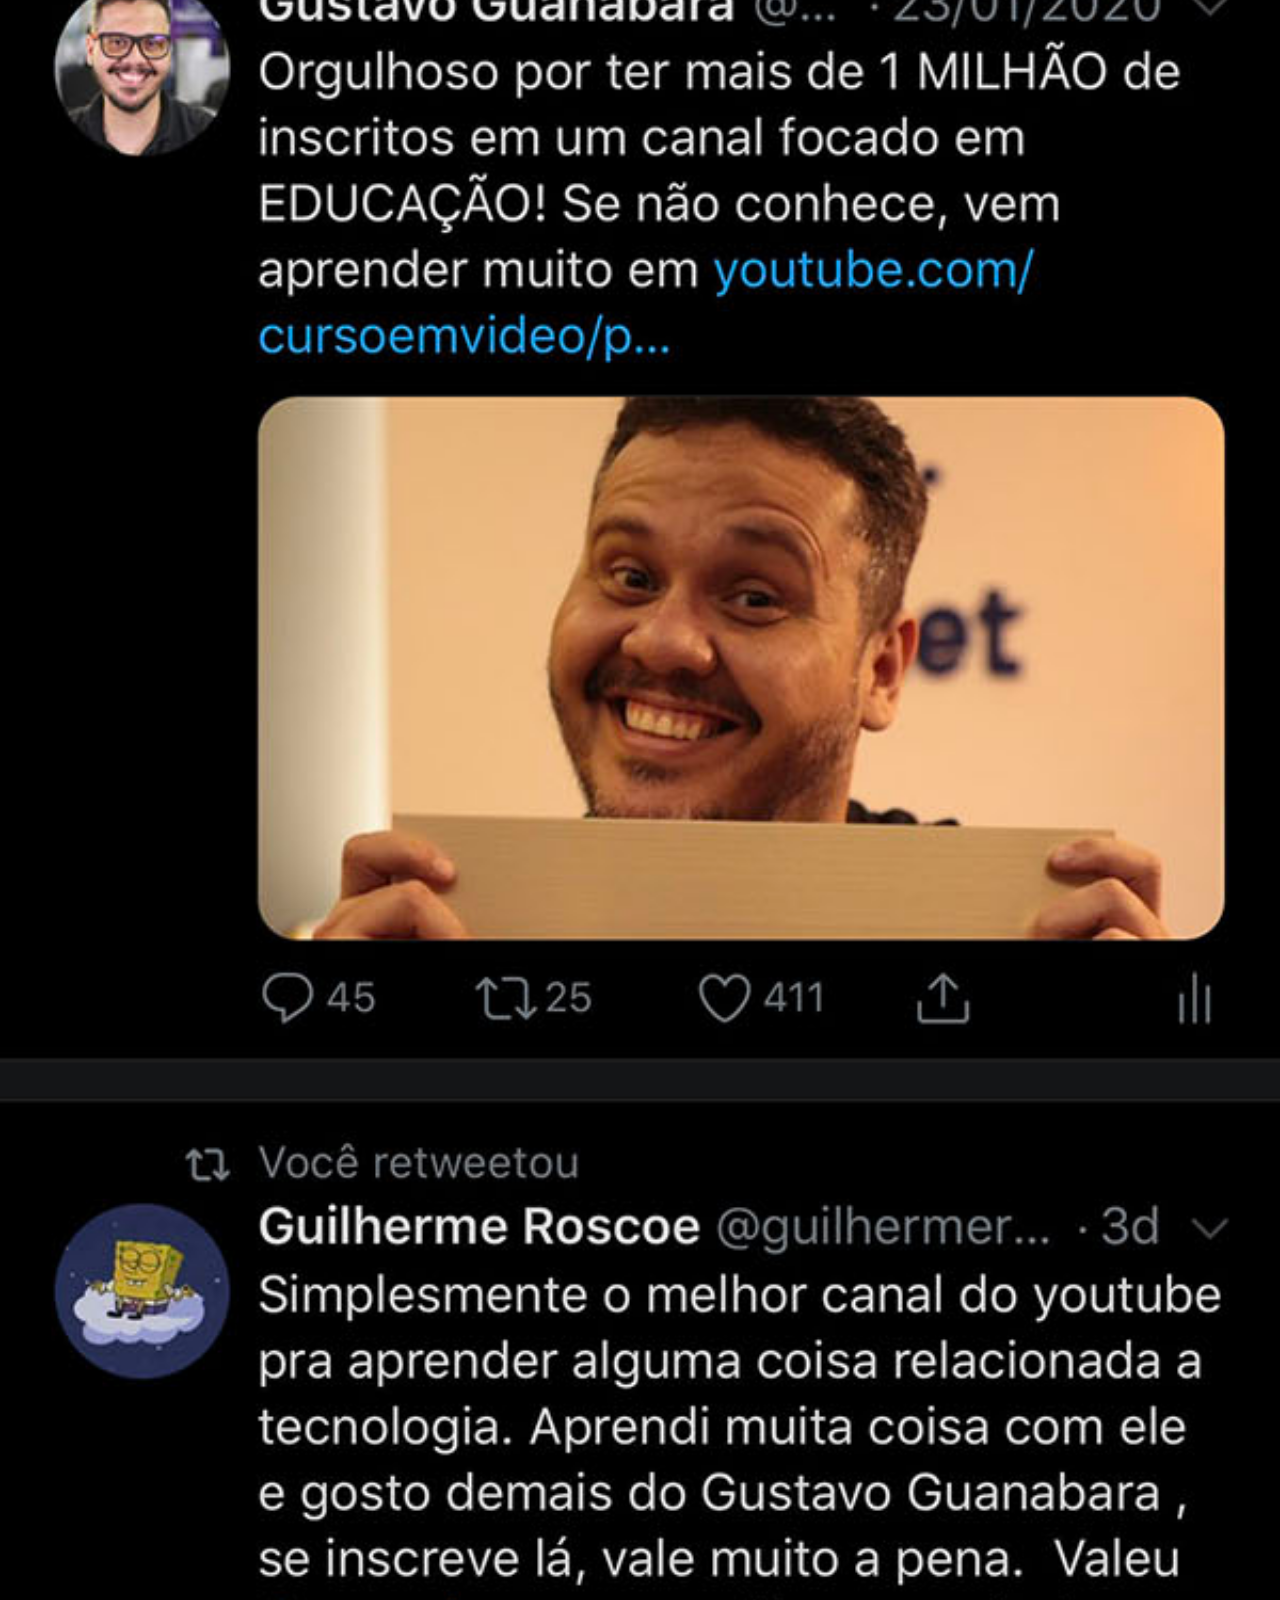
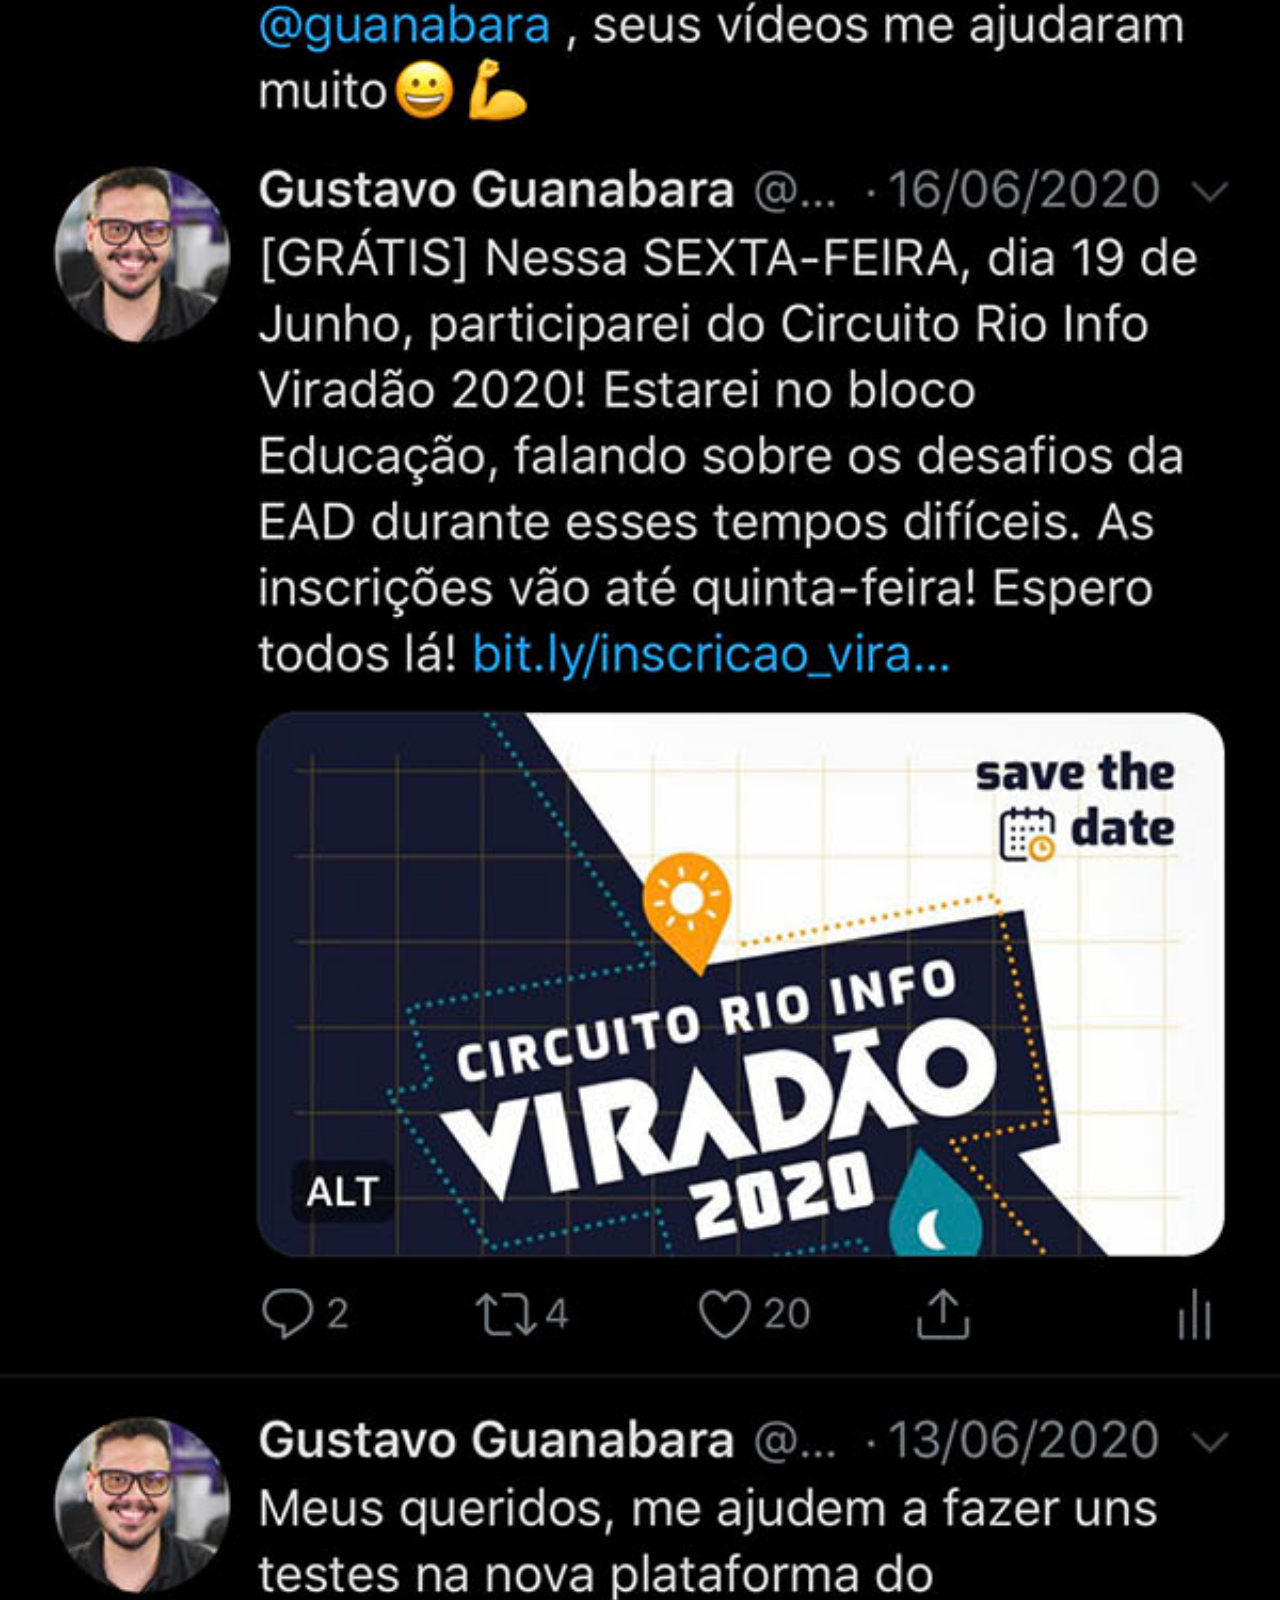
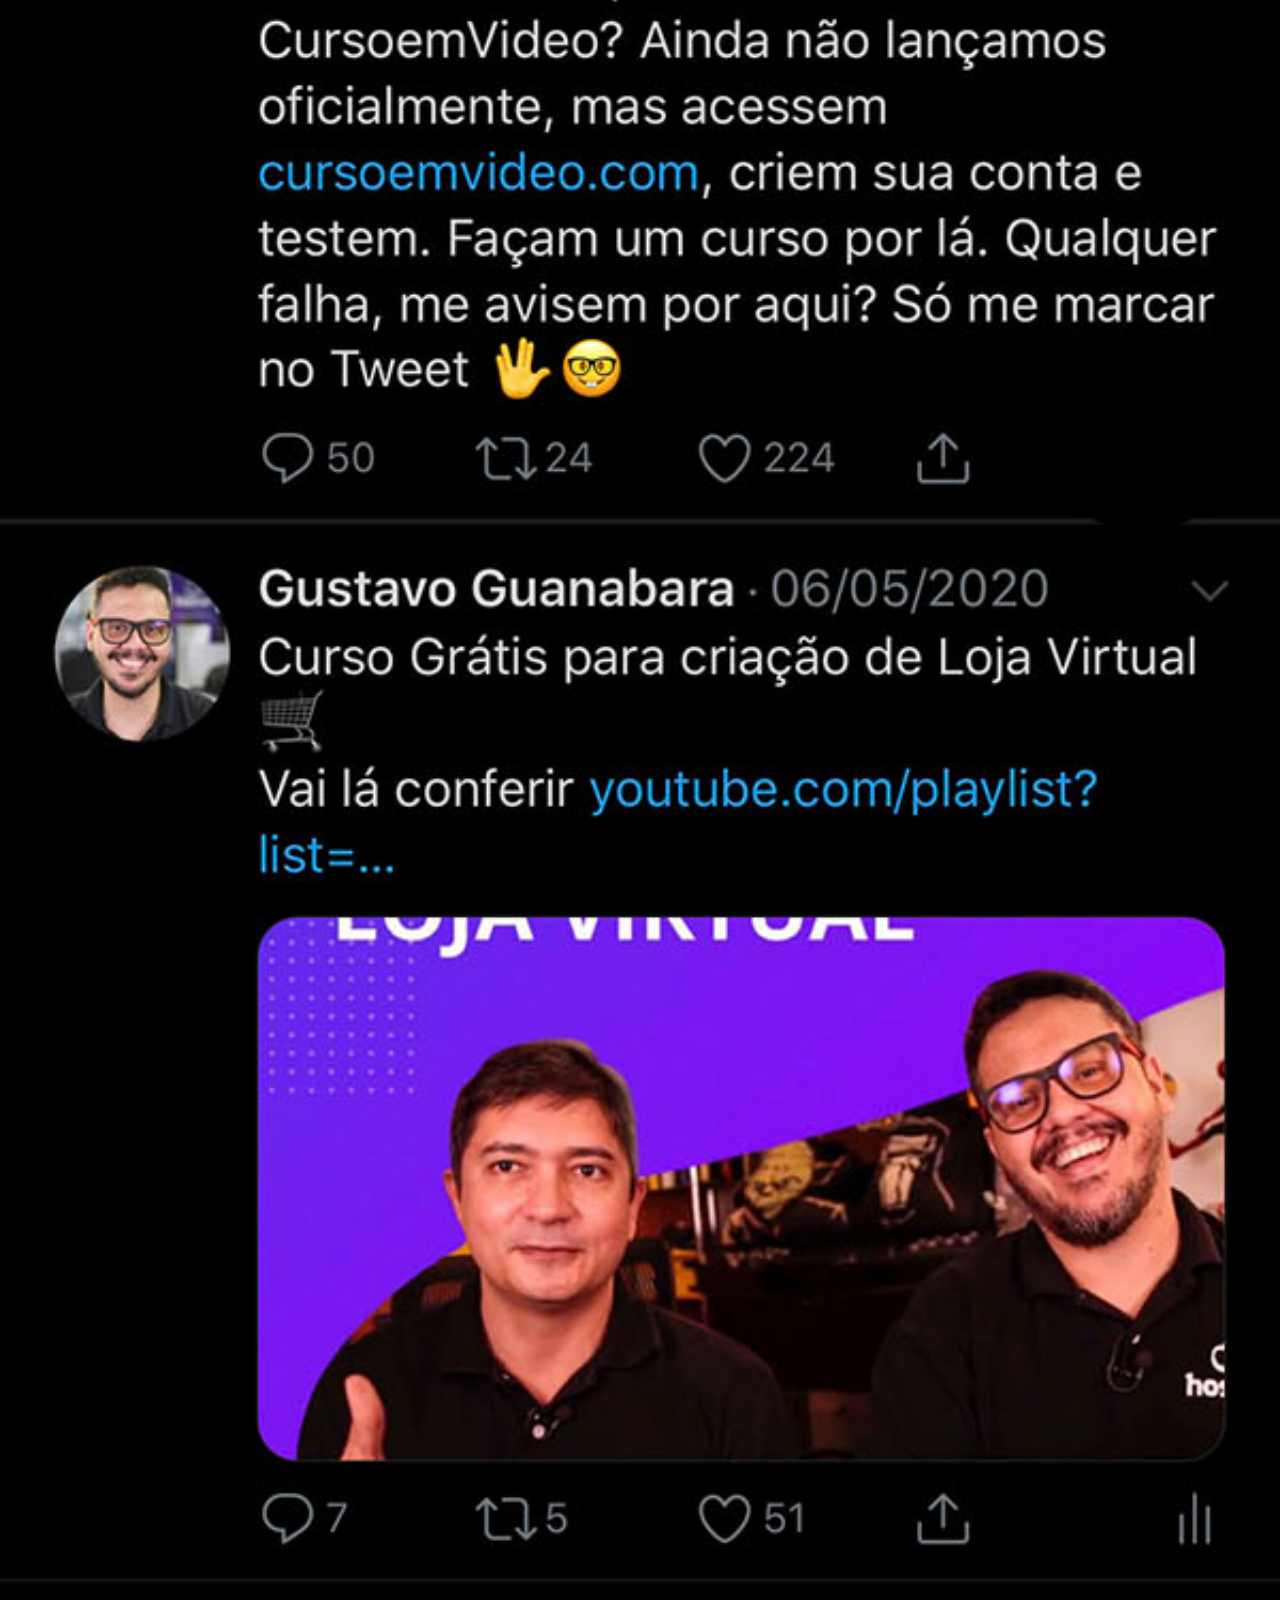
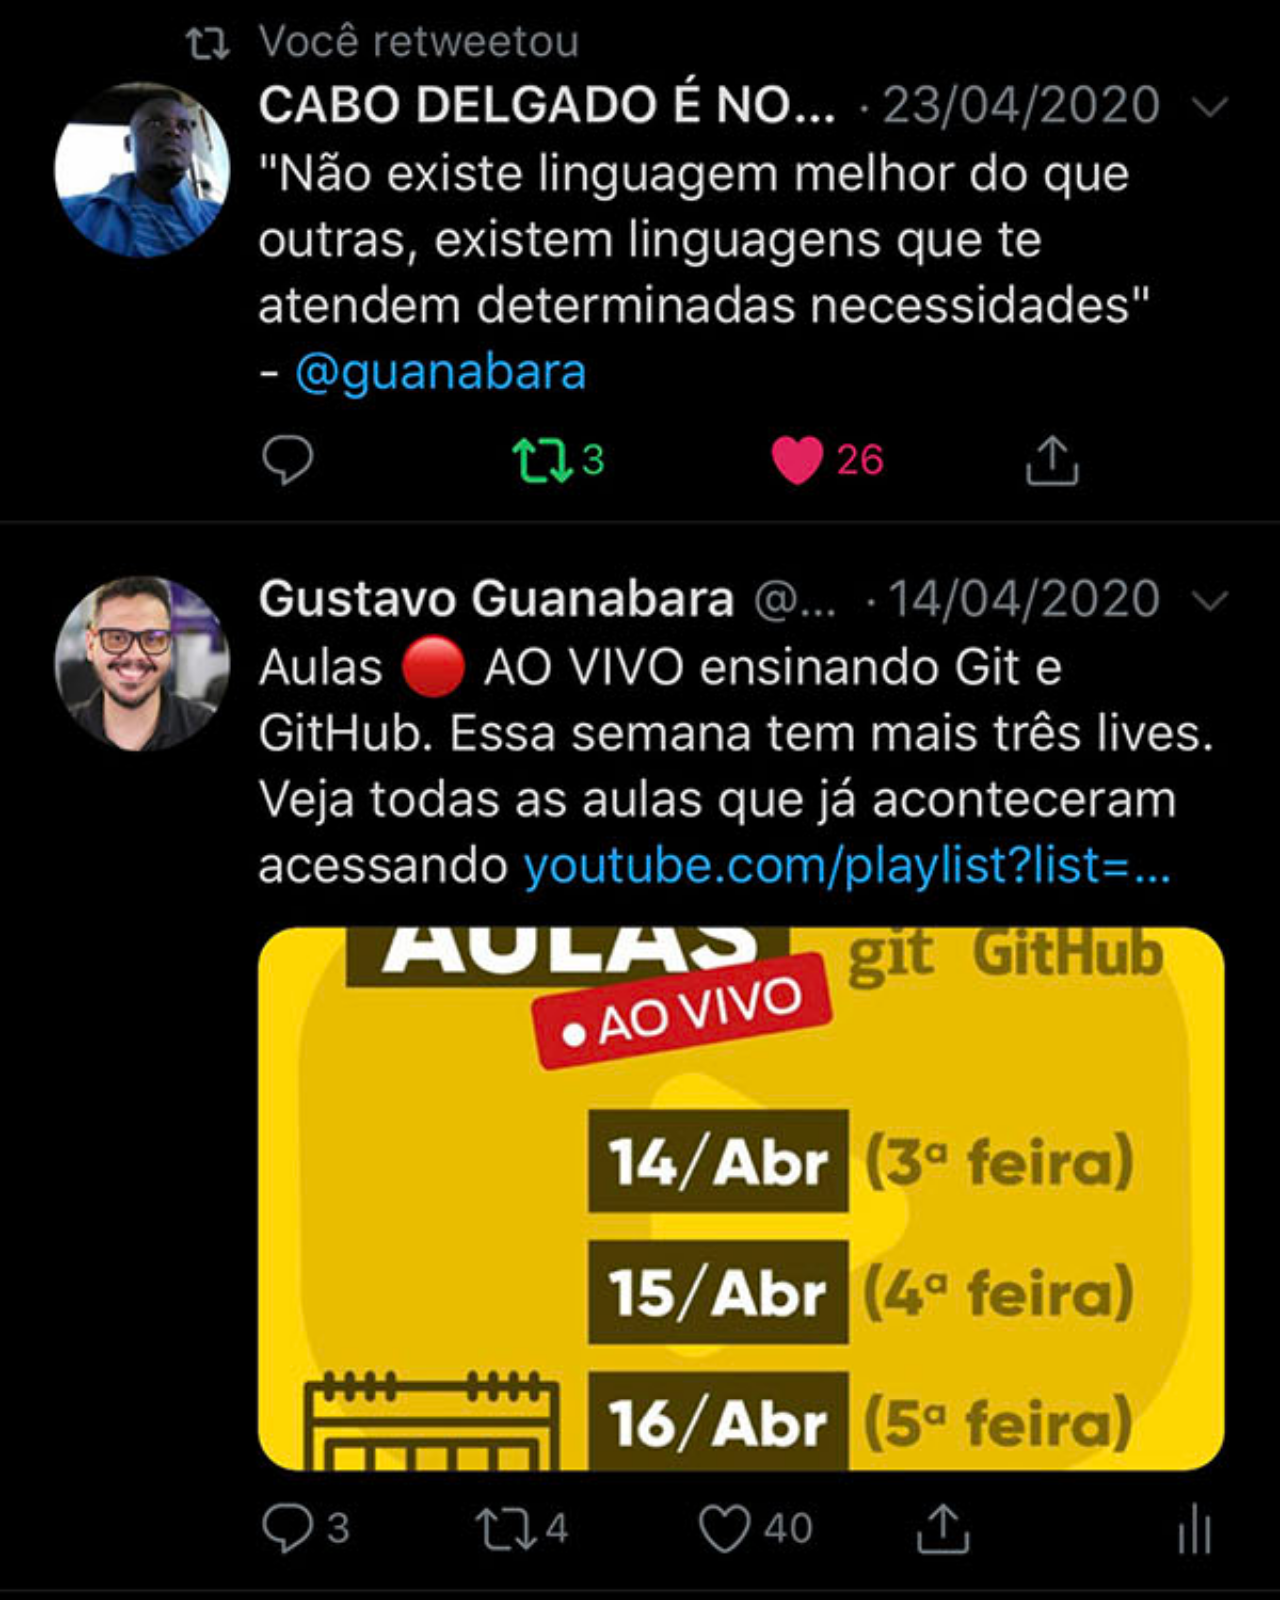
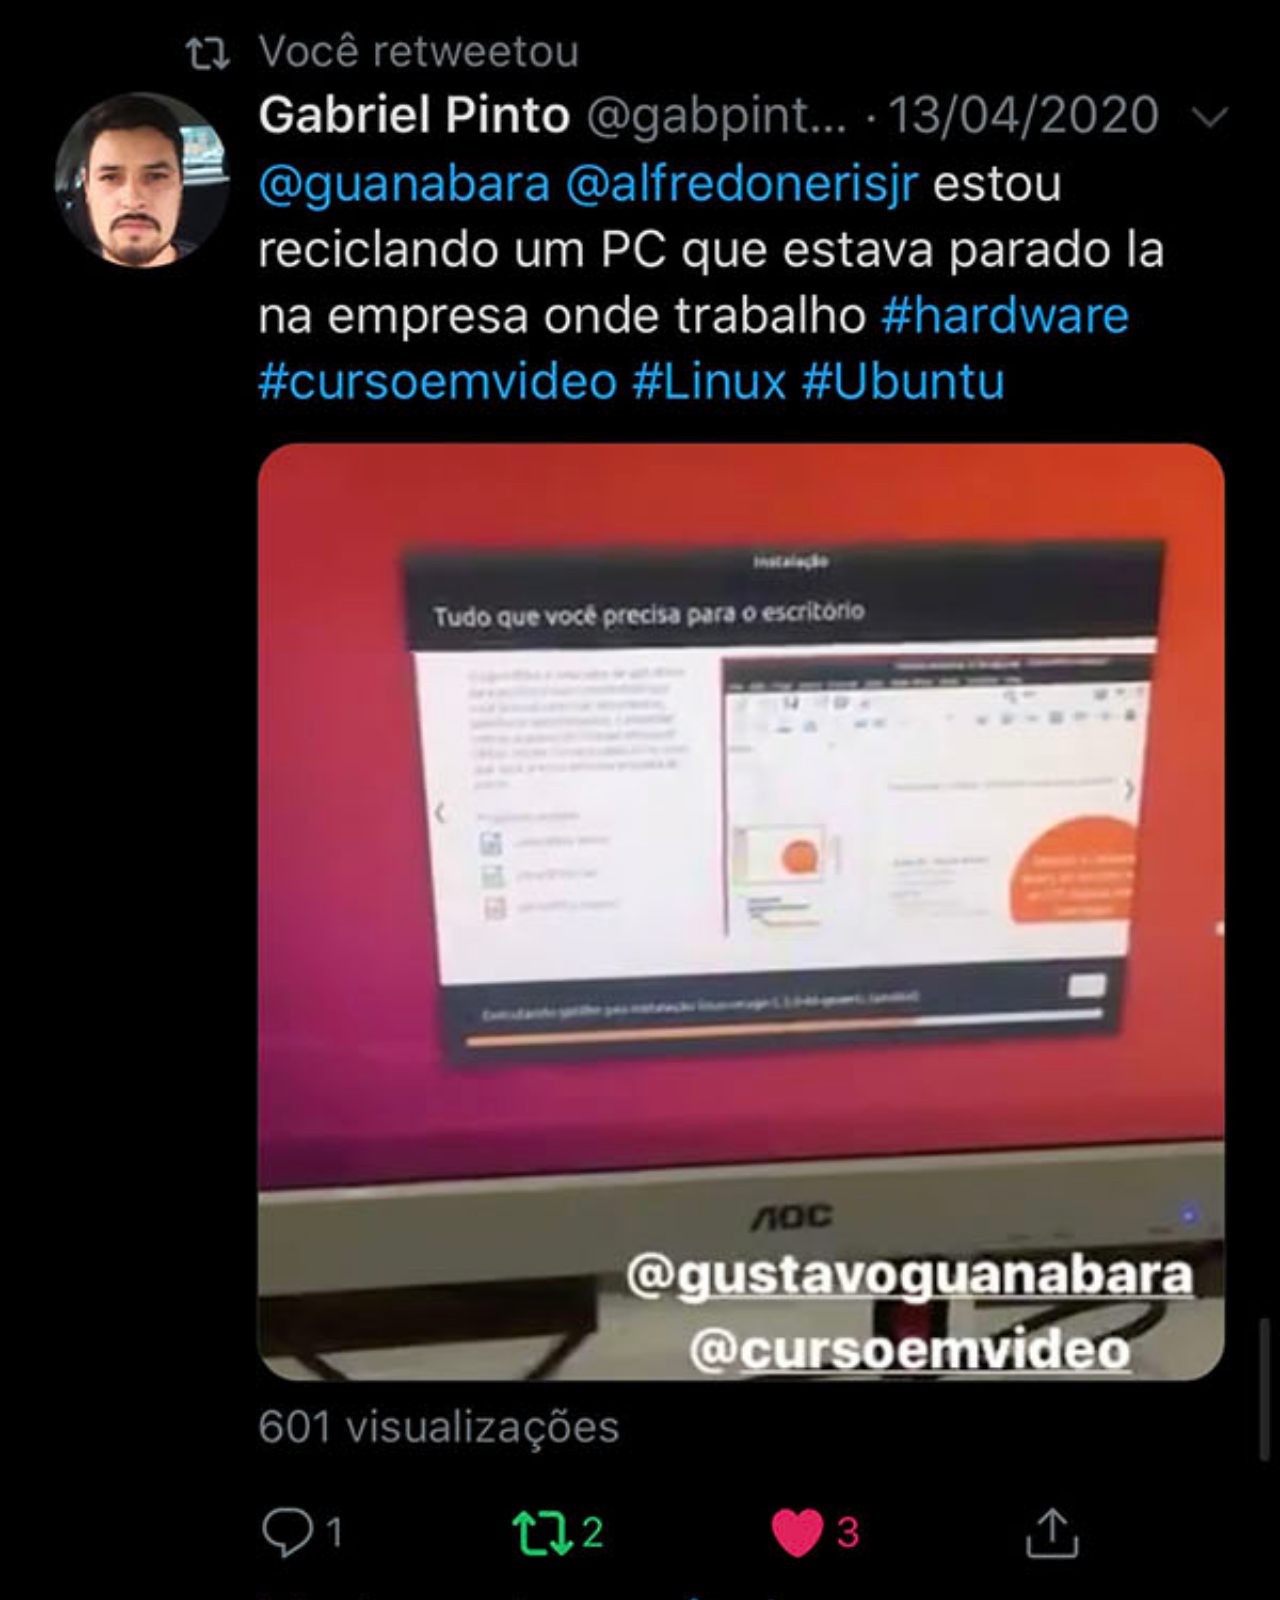
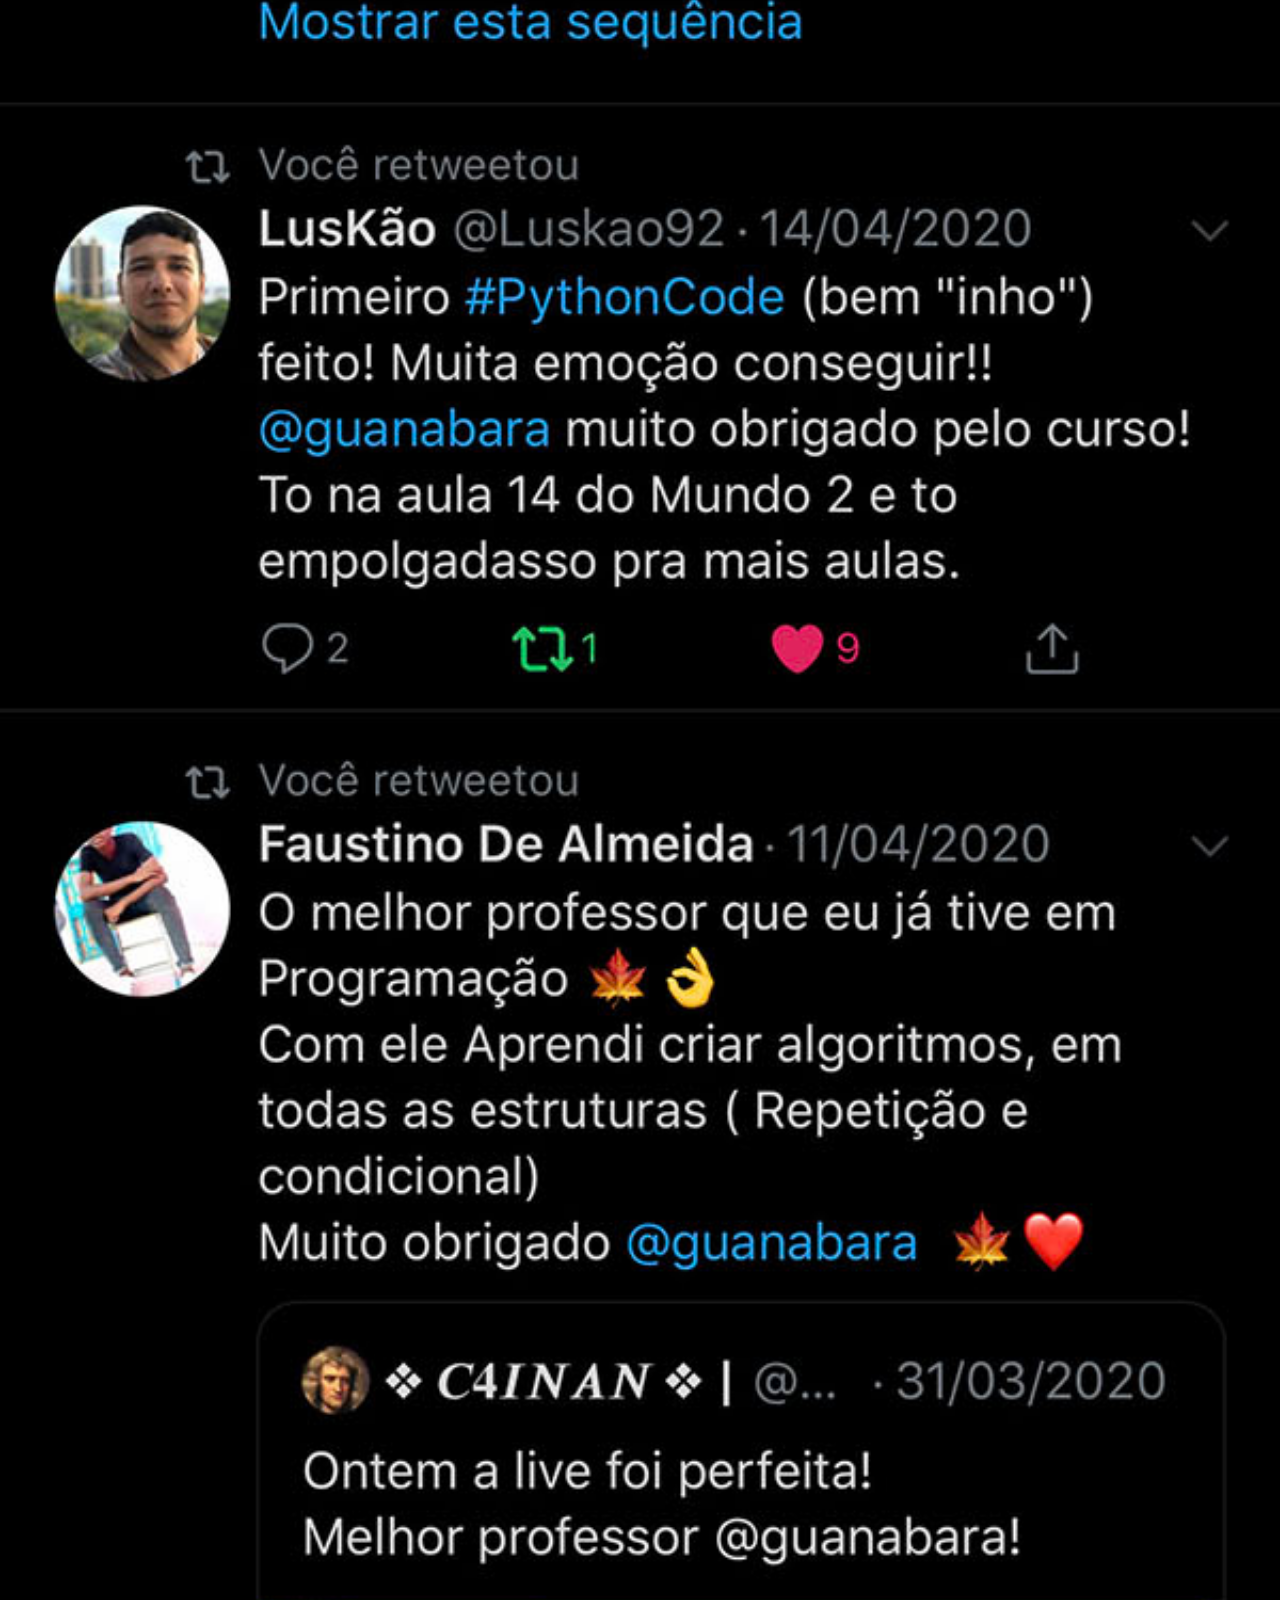
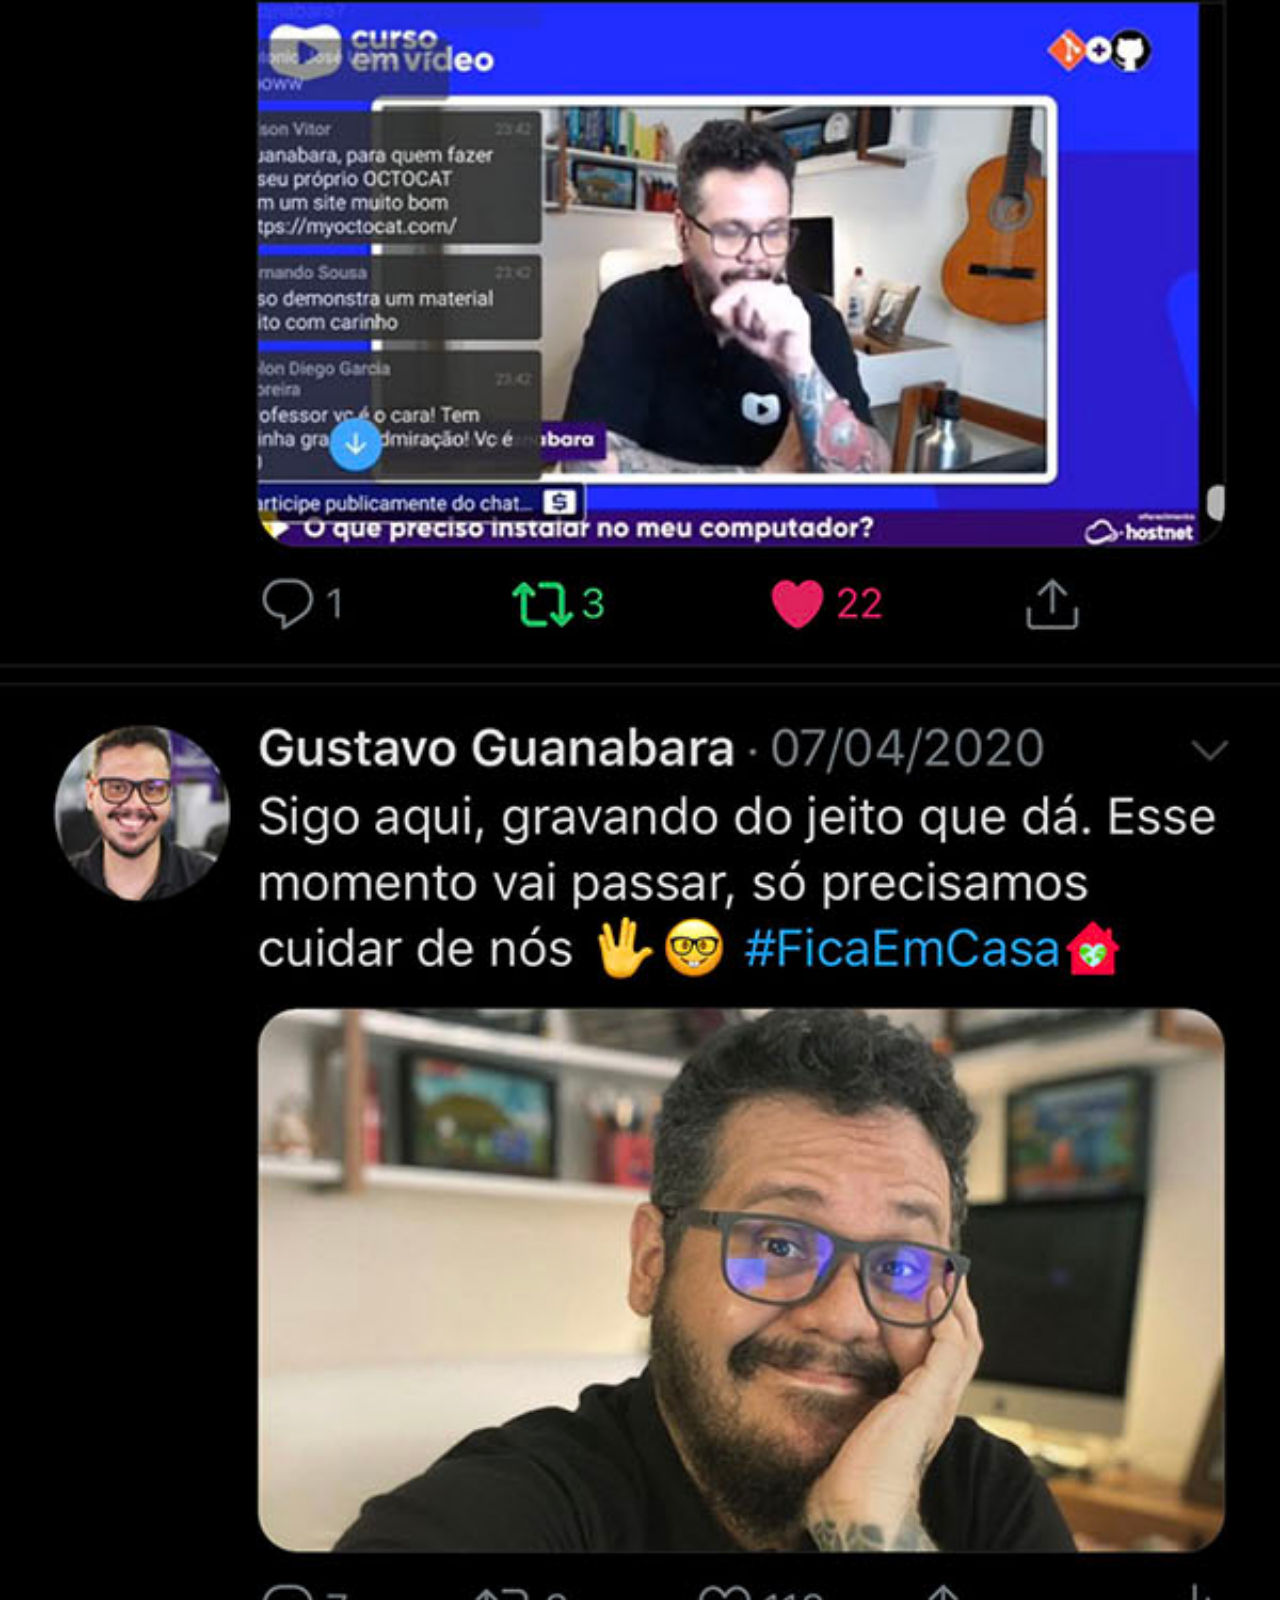
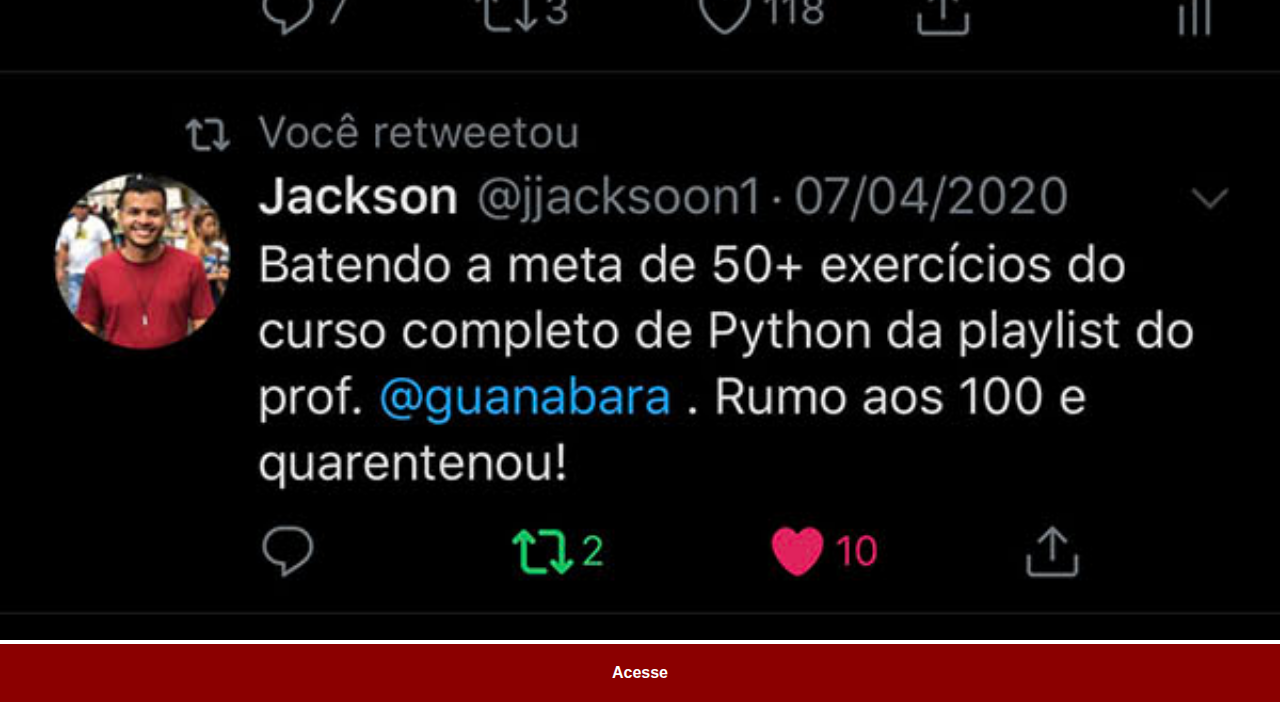
<file: twitter.html>
<!DOCTYPE html>
<html lang="pt-br">
<head>
    <meta charset="UTF-8">
    <meta name="viewport" content="width=device-width, initial-scale=1.0">
    <title>Twitter</title>
    <link rel="stylesheet" href="estilos/social.css">
</head>
<body>
    <img src="imagens/tela-twitter.jpg" alt="twitter">
    <a href="https://allmylinks.com/link/out?id=10t9iw7-nq10-ur92rk" target="_blank">Acesse</a>
</body>
</html>
</file>
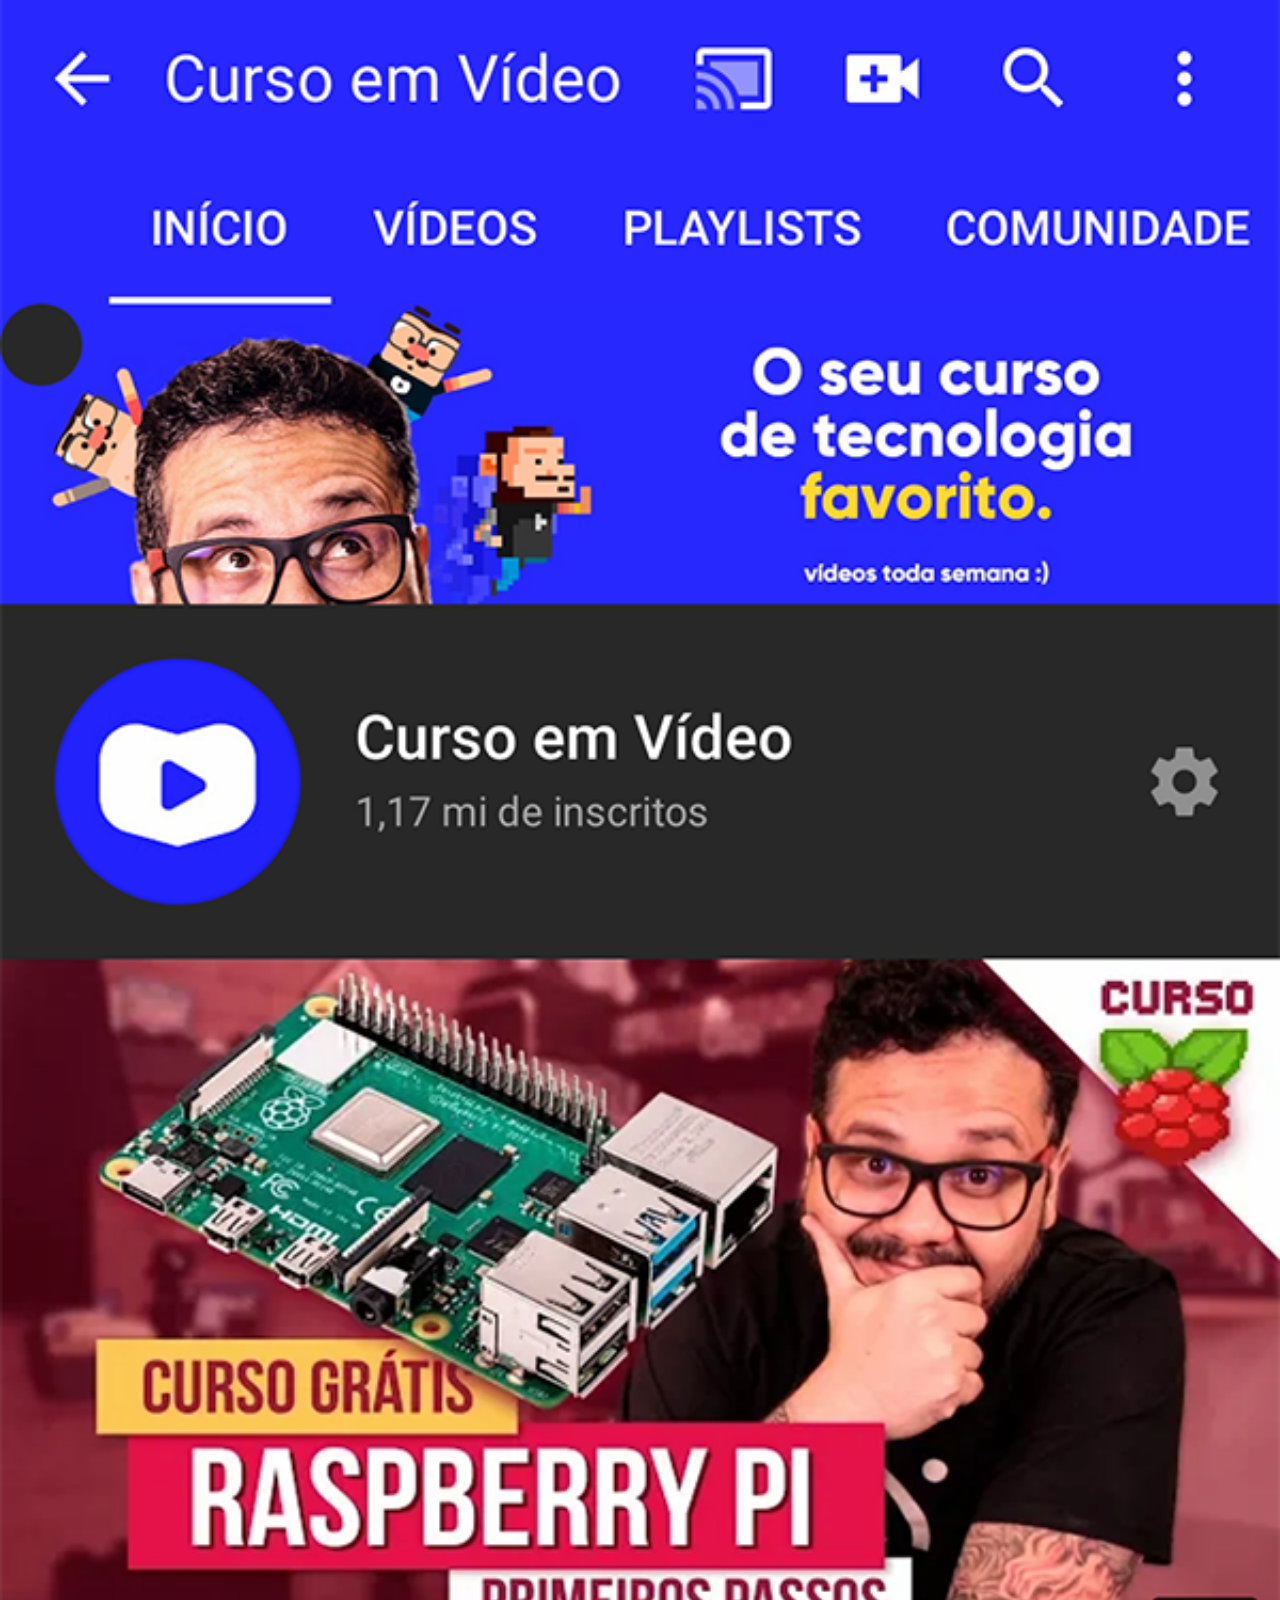
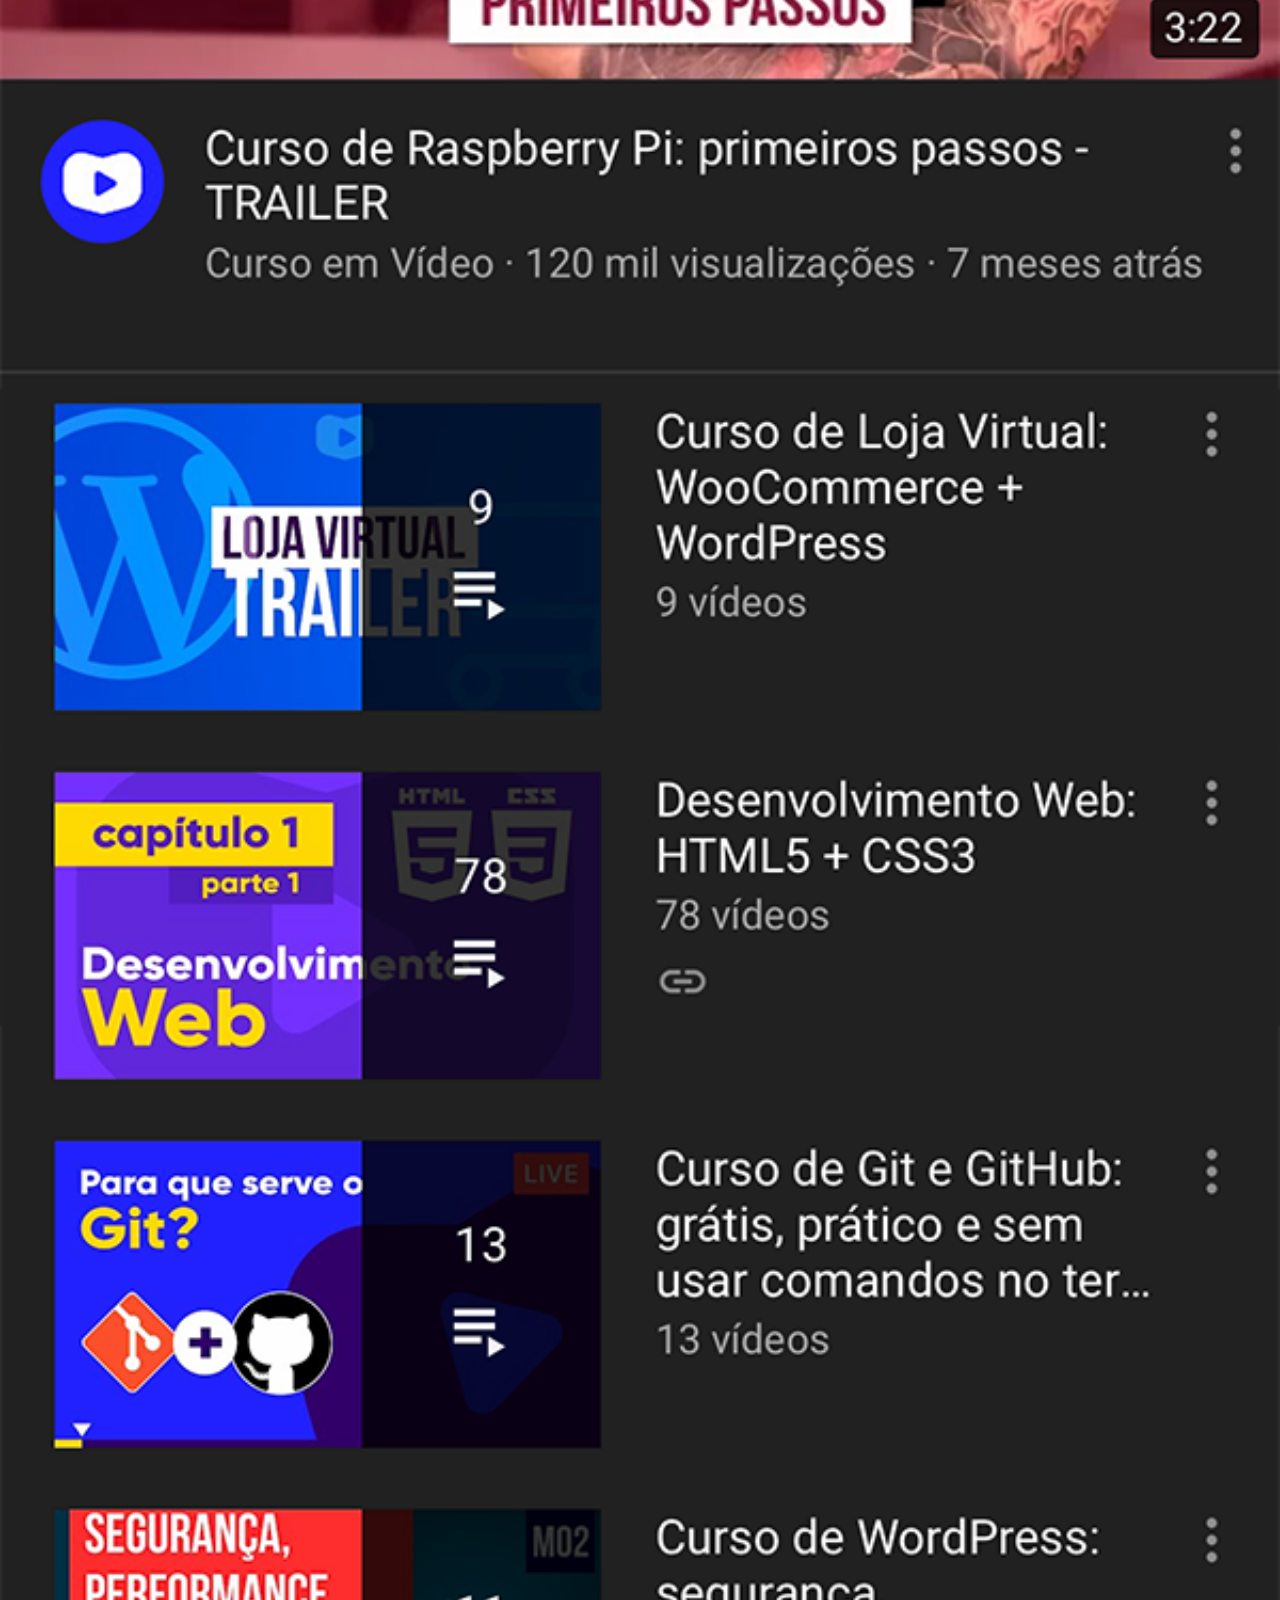
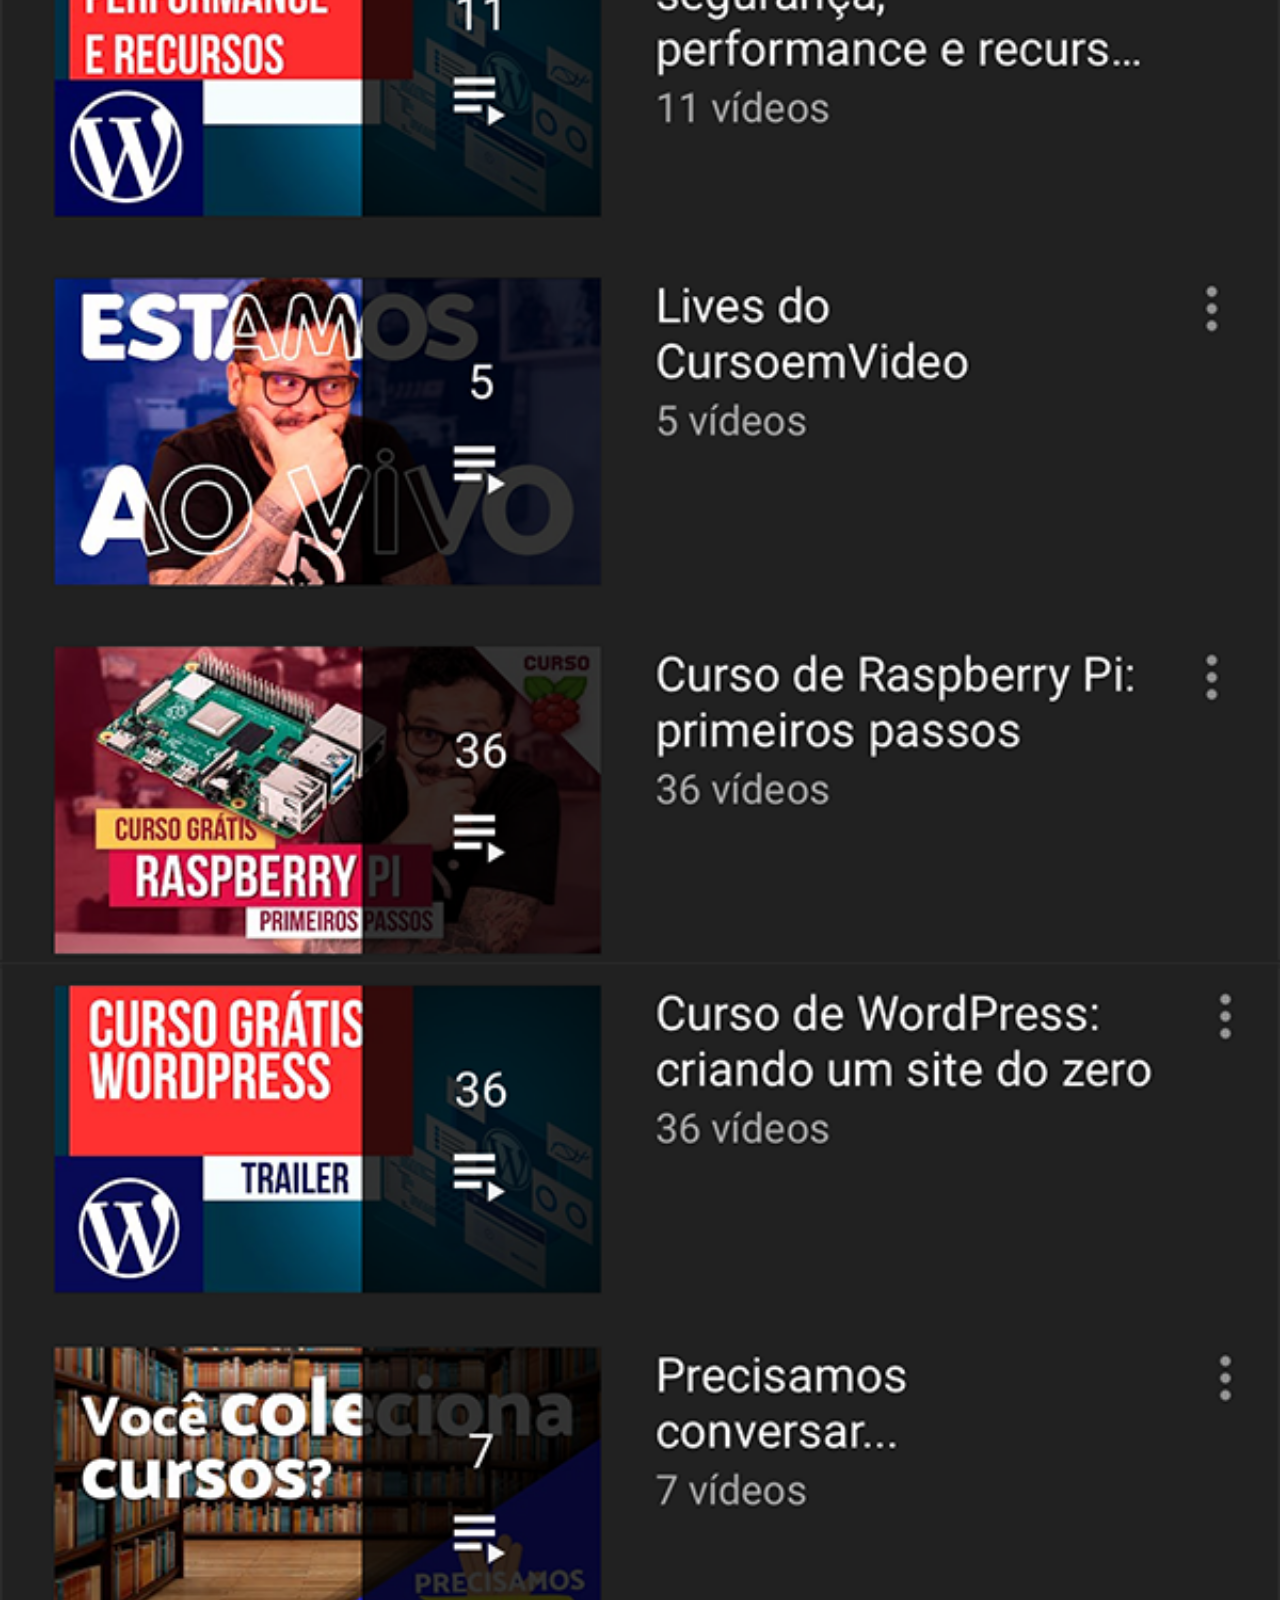
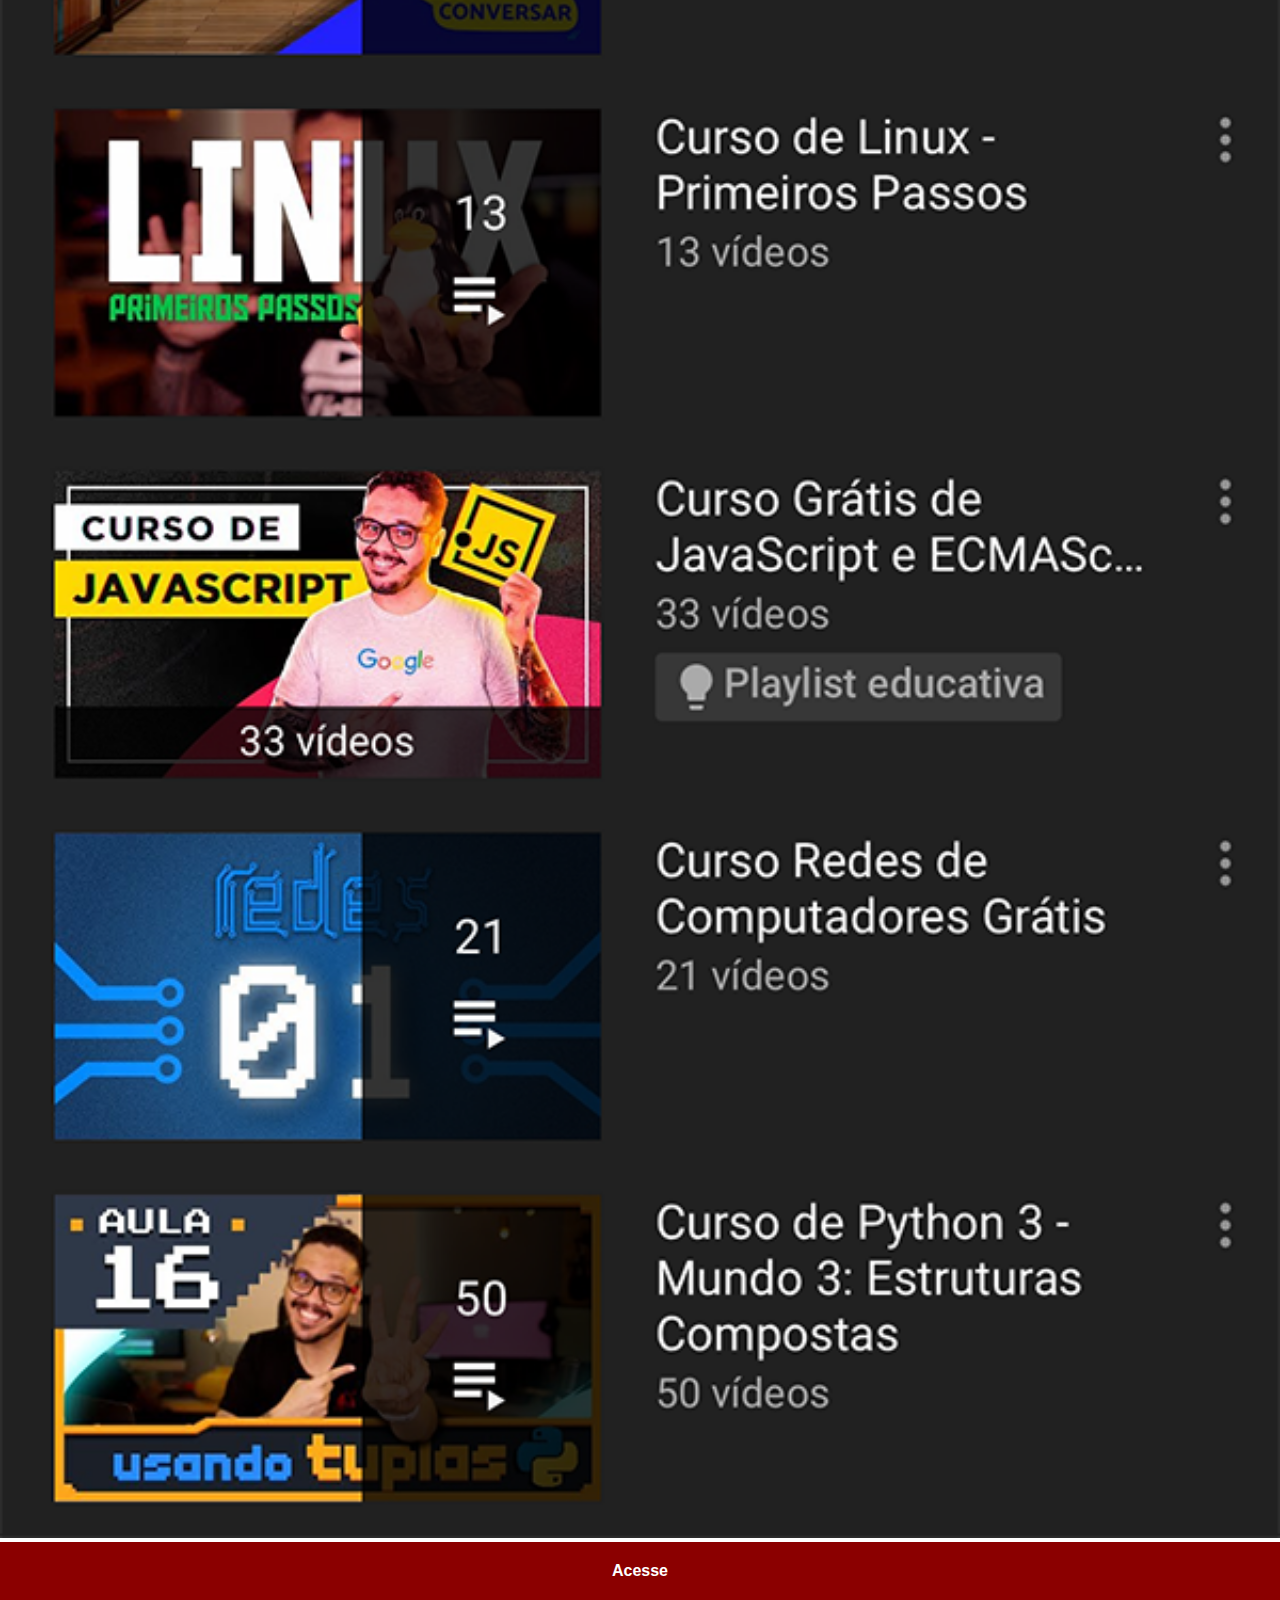
<file: youtube.html>
<!DOCTYPE html>
<html lang="pt-br">
<head>
    <meta charset="UTF-8">
    <meta name="viewport" content="width=device-width, initial-scale=1.0">
    <title>Youtube</title>
    <link rel="stylesheet" href="estilos/social.css">
</head>
<body>
    <img src="imagens/tela-youtube.png" alt="Youtube">
    <a href="https://www.youtube.com/c/CursoemV%C3%ADdeo/videos" target="_blank">Acesse</a>
</body>
</html>
</file>
<file: estilos/style.css>
@charset "UTF-8";

*{
    margin: 0;
    padding: 0;
    font-family: Arial, Helvetica, sans-serif;
}

html, body{
    height: 100vh;
    width: 100vw;
    background-color: black;
}

body{
    background: url('../imagens/fundo-madeira.jpg') no-repeat top center;
    background-size: cover;
    background-attachment: fixed;
    
}

main{
    height: 100vh;
    position: relative;
    /* background-color: green; */
}

section#telefone{
    height: 627px;
    width: 311px;
    /* background-color: blue; */
    position: absolute;
    top: 50%;
    left: 50%;
    transform: translate(-50%, -50%);
    background: url('../imagens/frame-iphone.png') no-repeat;

}

iframe#tela{
    position: relative;
    top: 80px;
    left: 22px;
    width: 267px;
    height: 471px;
}

section#redes-sociais{
    text-align: right;
}

section#redes-sociais>a>img{
    width: 50px;
    height: 50px;
    margin: 10px;
    border-radius: 50%;
    box-shadow: 2px 2px 5px rgba(0, 0, 0, 0.400);
    box-sizing: border-box;
}

section#redes-sociais>a>img:hover{
    border: 2px solid rgba(255, 255, 255, 0.601);
    transform: translate(-3px, -3px);
    box-shadow: 5px 5px 10px rgba(0, 0, 0, 0.619);
    transition: transform 0.2s, border 0.2s;
    
}
</file>
<file: estilos/social.css>
@charset "UTF-8";

*{
    margin: 0px;
    padding: 0px;
    font-family: Arial, Helvetica, sans-serif;
}

::-webkit-scrollbar{
    width: 0px;
    height: 0px;
}

img{
    width: 100vw;
}
a{
    display: block;
    background-color: darkred;
    color: white;
    padding: 20px;
    text-align: center;
    font-weight: bolder;
    text-decoration: none;
}

a:hover{
    background-color: red;
}
</file>
